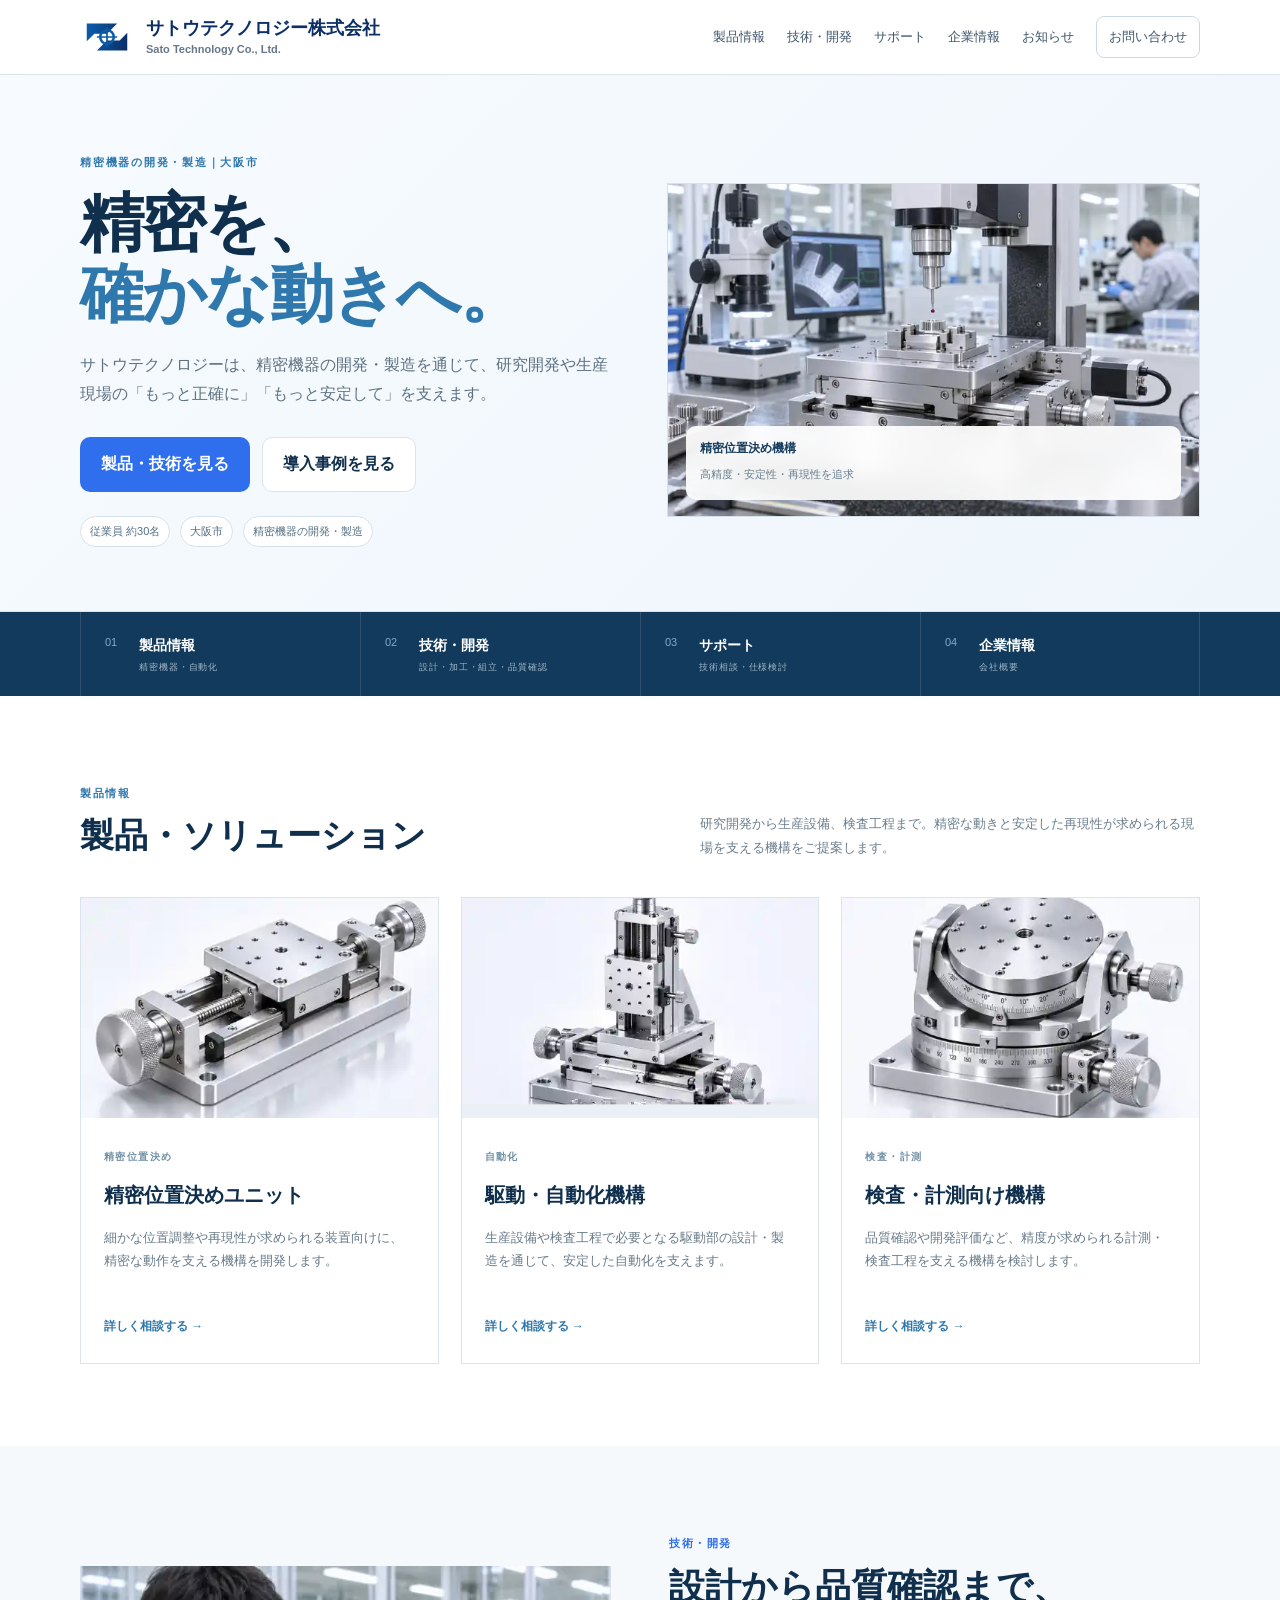
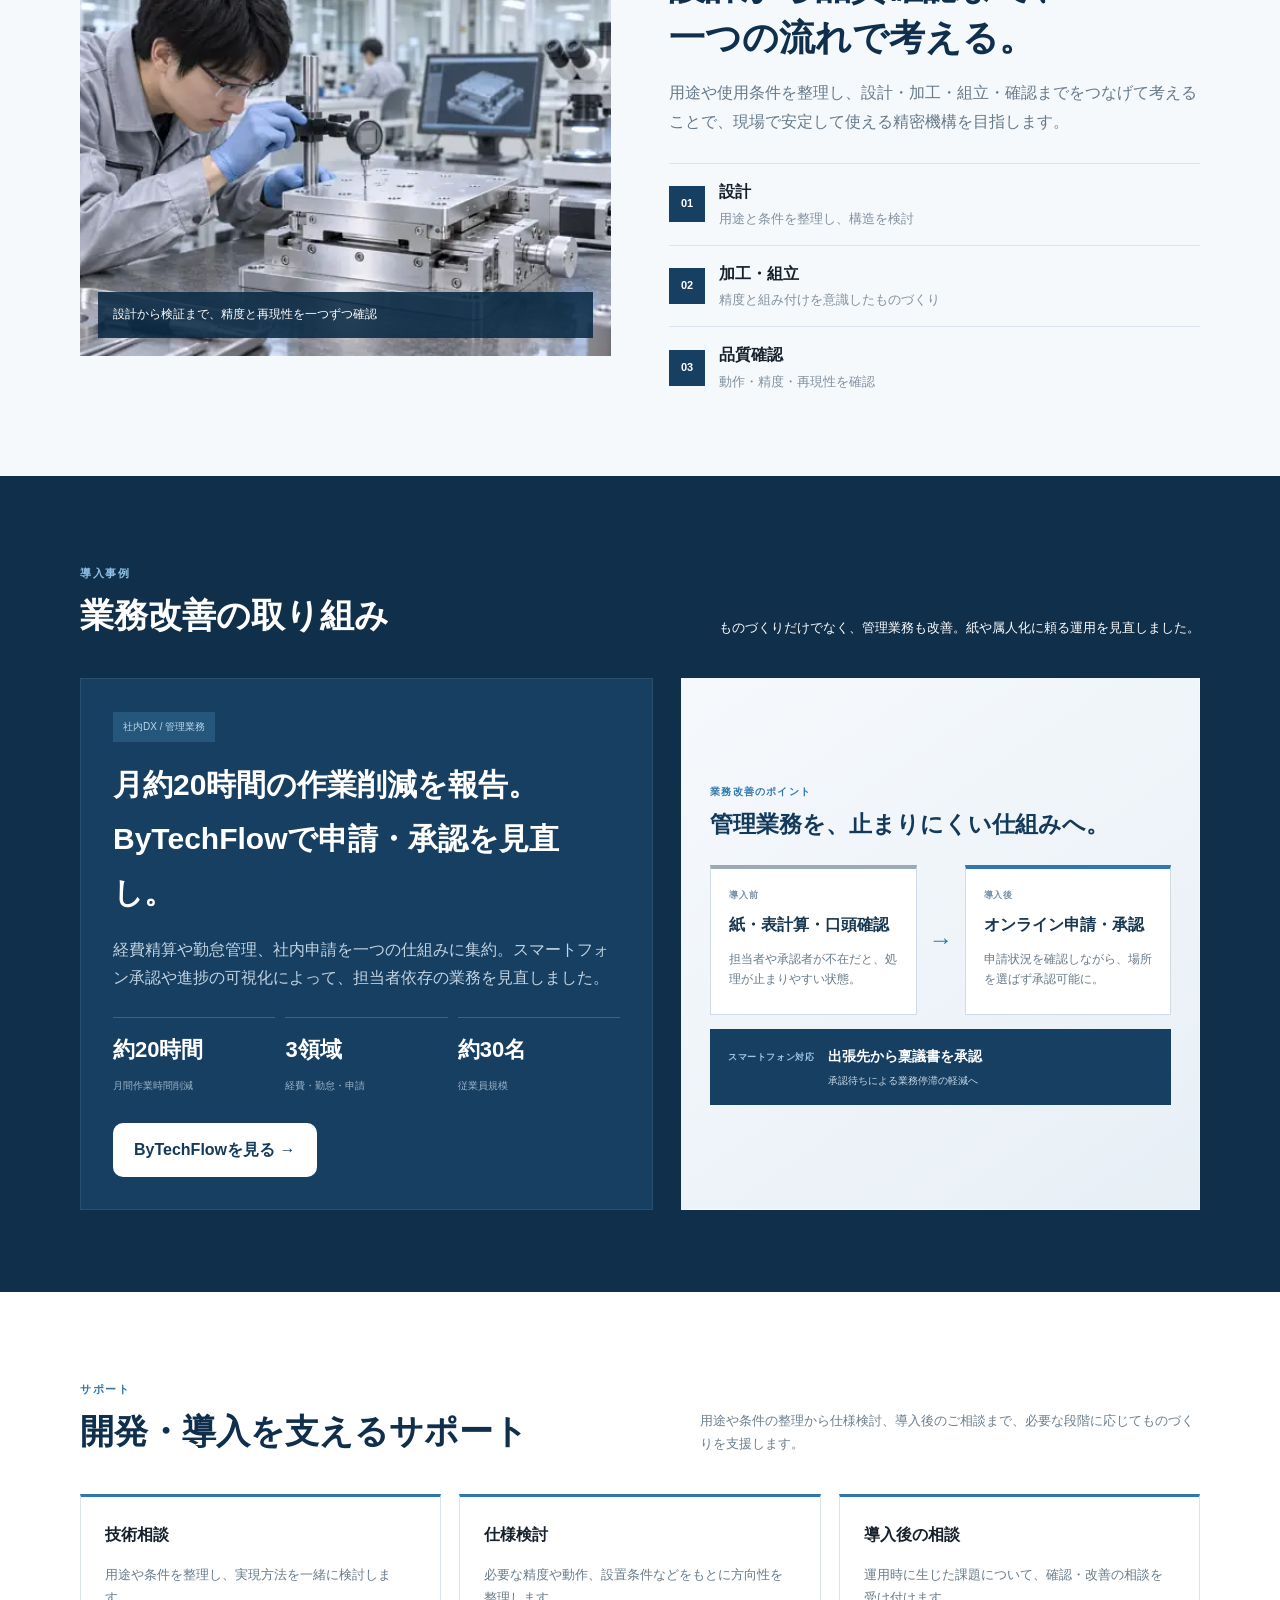
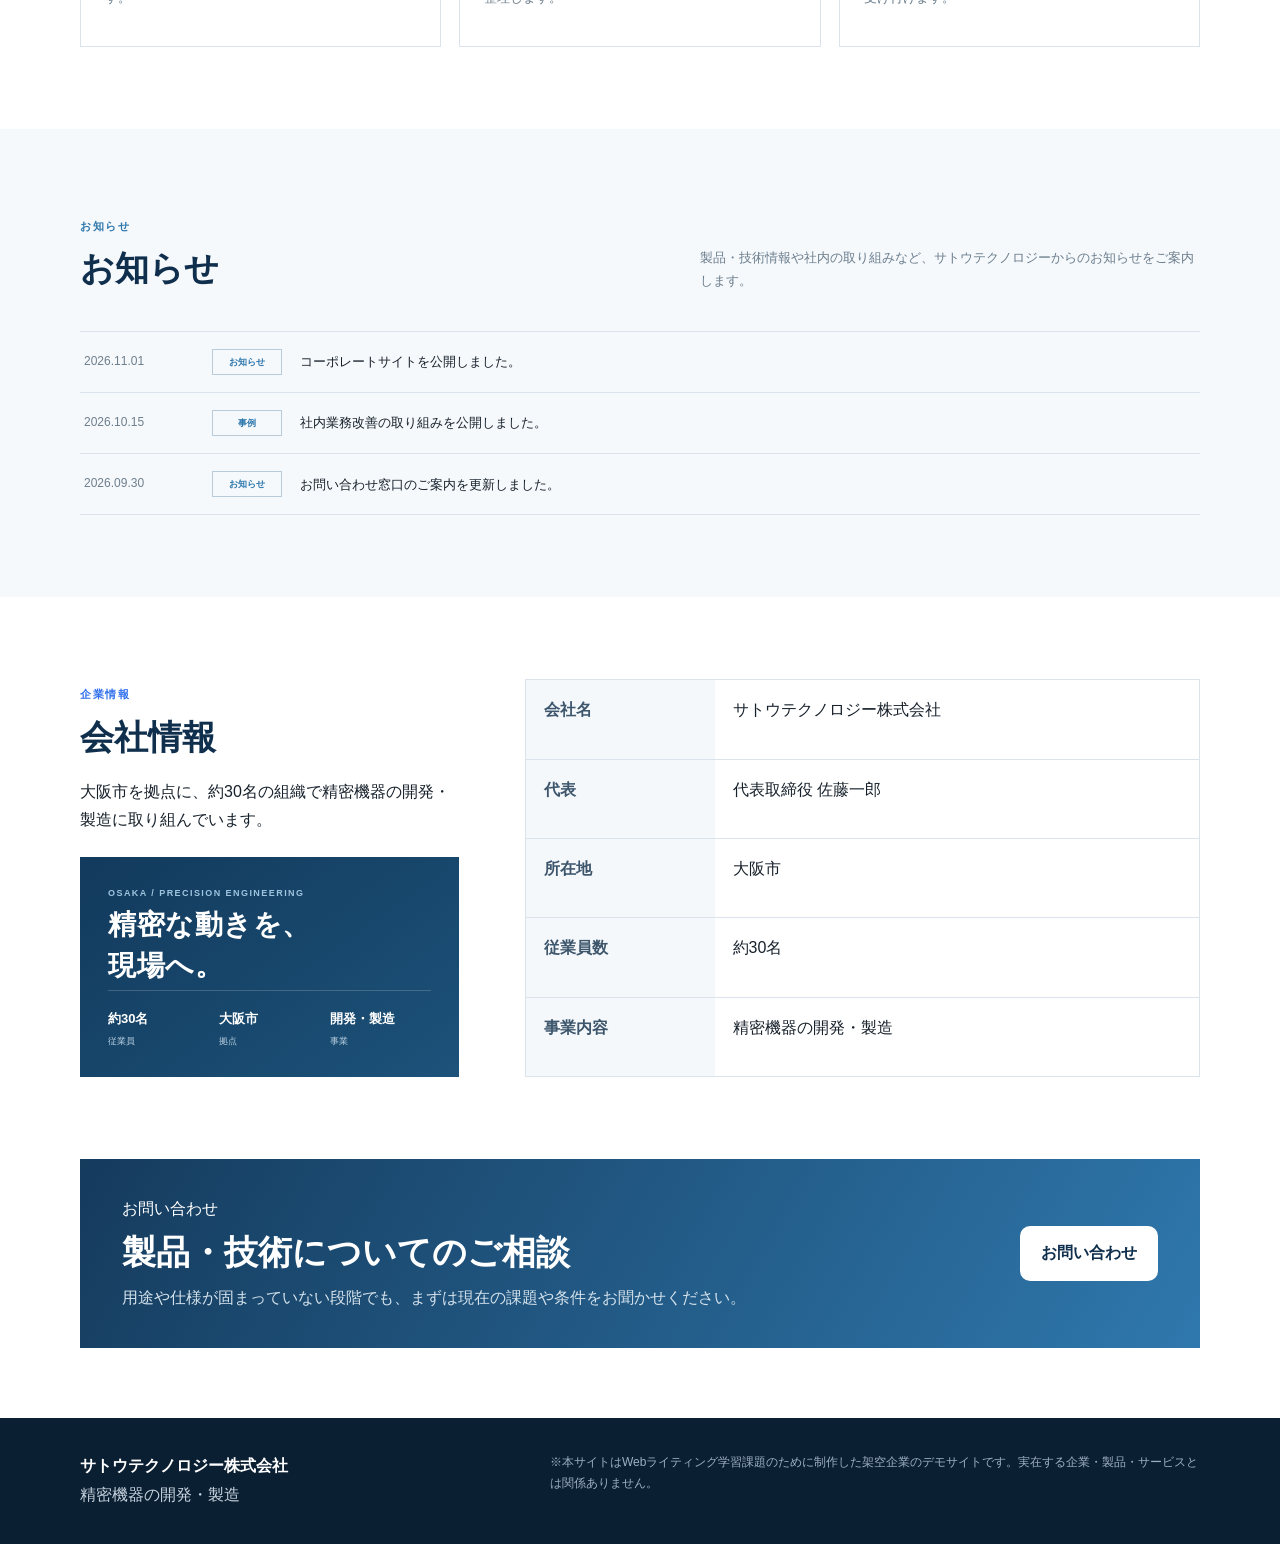
<file: index.html>
<!doctype html>
<html lang="ja">
<head>
<meta charset="utf-8">
<meta name="viewport" content="width=device-width, initial-scale=1">
<meta name="robots" content="noindex,nofollow">
<meta name="description" content="学習課題用に制作した架空企業・サトウテクノロジー株式会社のデモサイトです。">
<title>サトウテクノロジー株式会社｜精密機器・自動化技術</title>
<link rel="stylesheet" href="styles.css">
</head>
<body class="st-page">
<header class="site-header st-header">
  <div class="container header-inner">
    <a class="brand st-brand st-brand-inline" href="index.html" aria-label="サトウテクノロジー株式会社 ホーム">
      <svg class="st-logo-mark" viewBox="0 0 64 64" aria-hidden="true"><defs><linearGradient id="stg" x1="0" x2="1"><stop offset="0" stop-color="#0b5cab"/><stop offset="1" stop-color="#0b2f66"/></linearGradient></defs><path fill="url(#stg)" d="M8 16h36L32 28H17L8 37V16zm48 32H20l12-12h15l9-9v21z"/><circle cx="32" cy="32" r="8" fill="none" stroke="#0b5cab" stroke-width="3"/><path d="M32 20v24M20 32h24" stroke="#0b5cab" stroke-width="2"/></svg>
      <span class="st-logo-text"><strong>サトウテクノロジー株式会社</strong><small>Sato Technology Co., Ltd.</small></span>
    </a>
    <nav class="nav st-nav" aria-label="主要ナビゲーション">
      <a href="#products">製品情報</a>
      <a href="#technology">技術・開発</a>
      <a href="#support">サポート</a>
      <a href="#company">企業情報</a>
      <a href="#news">お知らせ</a>
      <a class="nav-contact" href="#contact">お問い合わせ</a>
    </nav>
  </div>
</header>

<main>
<section class="st-hero">
  <div class="container st-hero-grid">
    <div class="st-hero-copy">
      <div class="st-kicker">精密機器の開発・製造｜大阪市</div>
      <h1>精密を、<br><span>確かな動きへ。</span></h1>
      <p>サトウテクノロジーは、精密機器の開発・製造を通じて、研究開発や生産現場の「もっと正確に」「もっと安定して」を支えます。</p>
      <div class="cta-row">
        <a class="btn btn-primary" href="#products">製品・技術を見る</a>
        <a class="btn btn-secondary" href="#case">導入事例を見る</a>
      </div>
      <div class="st-hero-meta">
        <span>従業員 約30名</span><span>大阪市</span><span>精密機器の開発・製造</span>
      </div>
    </div>

    <div class="precision-visual precision-photo" aria-label="精密位置決めユニットのイメージ写真">
      <img src="assets/sato-hero-precision-stage.webp" alt="精密測定ステージと歯車検査装置を用いた精密機器の測定風景">
      <div class="precision-caption"><b>精密位置決め機構</b><span>高精度・安定性・再現性を追求</span></div>
    </div>

  </div>
</section>

<section class="st-quick-nav">
  <div class="container st-quick-grid">
    <a href="#products"><span>01</span><b>製品情報</b><small>精密機器・自動化</small></a>
    <a href="#technology"><span>02</span><b>技術・開発</b><small>設計・加工・組立・品質確認</small></a>
    <a href="#support"><span>03</span><b>サポート</b><small>技術相談・仕様検討</small></a>
    <a href="#company"><span>04</span><b>企業情報</b><small>会社概要</small></a>
  </div>
</section>

<section id="products" class="st-section">
  <div class="container">
    <div class="st-section-head"><div><span>製品情報</span><h2>製品・ソリューション</h2></div><p>研究開発から生産設備、検査工程まで。精密な動きと安定した再現性が求められる現場を支える機構をご提案します。</p></div>
    <div class="st-product-grid">
      <article class="st-product-card">
        <div class="product-art product-photo"><img src="assets/sato-product-positioning.webp" alt="精密位置決めステージを用いた位置決めユニット" loading="lazy" decoding="async"></div>
        <div class="product-body"><span>精密位置決め</span><h3>精密位置決めユニット</h3><p>細かな位置調整や再現性が求められる装置向けに、精密な動作を支える機構を開発します。</p><a href="#contact">詳しく相談する →</a></div>
      </article>
      <article class="st-product-card">
        <div class="product-art product-photo"><img src="assets/sato-product-automation.webp" alt="駆動・自動化機構向けの多軸精密ステージ" loading="lazy" decoding="async"></div>
        <div class="product-body"><span>自動化</span><h3>駆動・自動化機構</h3><p>生産設備や検査工程で必要となる駆動部の設計・製造を通じて、安定した自動化を支えます。</p><a href="#contact">詳しく相談する →</a></div>
      </article>
      <article class="st-product-card">
        <div class="product-art product-photo"><img src="assets/sato-product-inspection.webp" alt="検査・計測向けの回転・傾斜精密ステージ" loading="lazy" decoding="async"></div>
        <div class="product-body"><span>検査・計測</span><h3>検査・計測向け機構</h3><p>品質確認や開発評価など、精度が求められる計測・検査工程を支える機構を検討します。</p><a href="#contact">詳しく相談する →</a></div>
      </article>
    </div>
  </div>
</section>

<section id="technology" class="st-section st-soft">
  <div class="container st-tech-grid">
    <div class="st-tech-visual st-tech-photo">
      <img src="assets/sato-technology-development-photo.webp" alt="精密加工ステージを測定・検査する技術者の様子" loading="lazy" decoding="async">
      <div class="photo-note">設計から検証まで、精度と再現性を一つずつ確認</div>
    </div>

    <div>
      <span class="st-label">技術・開発</span>
      <h2>設計から品質確認まで、<br>一つの流れで考える。</h2>
      <p>用途や使用条件を整理し、設計・加工・組立・確認までをつなげて考えることで、現場で安定して使える精密機構を目指します。</p>
      <div class="st-tech-points">
        <div><b>01</b><span><strong>設計</strong><small>用途と条件を整理し、構造を検討</small></span></div>
        <div><b>02</b><span><strong>加工・組立</strong><small>精度と組み付けを意識したものづくり</small></span></div>
        <div><b>03</b><span><strong>品質確認</strong><small>動作・精度・再現性を確認</small></span></div>
      </div>
    </div>
  </div>
</section>

<section id="case" class="st-case-section">
  <div class="container">
    <div class="st-section-head light"><div><span>導入事例</span><h2>業務改善の取り組み</h2></div><p>ものづくりだけでなく、管理業務も改善。紙や属人化に頼る運用を見直しました。</p></div>
    <div class="st-case-grid">
      <div class="st-case-copy">
        <span class="case-pill">社内DX / 管理業務</span>
        <h3>月約20時間の作業削減を報告。<br>ByTechFlowで申請・承認を見直し。</h3>
        <p>経費精算や勤怠管理、社内申請を一つの仕組みに集約。スマートフォン承認や進捗の可視化によって、担当者依存の業務を見直しました。</p>
        <div class="st-case-stats"><div><b>約20時間</b><span>月間作業時間削減</span></div><div><b>3領域</b><span>経費・勤怠・申請</span></div><div><b>約30名</b><span>従業員規模</span></div></div>
        <a class="btn case-btn" href="bytechflow.html">ByTechFlowを見る →</a>
      </div>
      <div class="st-case-visual st-case-process" aria-label="ByTechFlow導入前後の業務改善イメージ">
        <div class="case-process-head">
          <span>業務改善のポイント</span>
          <strong>管理業務を、止まりにくい仕組みへ。</strong>
        </div>
        <div class="case-process-row">
          <div class="case-process-card before">
            <small>導入前</small>
            <b>紙・表計算・口頭確認</b>
            <p>担当者や承認者が不在だと、処理が止まりやすい状態。</p>
          </div>
          <span class="case-process-arrow" aria-hidden="true">→</span>
          <div class="case-process-card after">
            <small>導入後</small>
            <b>オンライン申請・承認</b>
            <p>申請状況を確認しながら、場所を選ばず承認可能に。</p>
          </div>
        </div>
        <div class="case-mobile-note">
          <span>スマートフォン対応</span>
          <strong>出張先から稟議書を承認</strong>
          <small>承認待ちによる業務停滞の軽減へ</small>
        </div>
      </div>
    </div>
  </div>
</section>

<section id="support" class="st-section">
  <div class="container">
    <div class="st-section-head"><div><span>サポート</span><h2>開発・導入を支えるサポート</h2></div><p>用途や条件の整理から仕様検討、導入後のご相談まで、必要な段階に応じてものづくりを支援します。</p></div>
    <div class="st-support-grid">
      <div><b>技術相談</b><p>用途や条件を整理し、実現方法を一緒に検討します。</p></div>
      <div><b>仕様検討</b><p>必要な精度や動作、設置条件などをもとに方向性を整理します。</p></div>
      <div><b>導入後の相談</b><p>運用時に生じた課題について、確認・改善の相談を受け付けます。</p></div>
    </div>
  </div>
</section>

<section id="news" class="st-section st-soft">
  <div class="container">
    <div class="st-section-head"><div><span>お知らせ</span><h2>お知らせ</h2></div><p>製品・技術情報や社内の取り組みなど、サトウテクノロジーからのお知らせをご案内します。</p></div>
    <div class="st-news-list">
      <div><time>2026.11.01</time><span>お知らせ</span><p>コーポレートサイトを公開しました。</p></div>
      <div><time>2026.10.15</time><span>事例</span><p>社内業務改善の取り組みを公開しました。</p></div>
      <div><time>2026.09.30</time><span>お知らせ</span><p>お問い合わせ窓口のご案内を更新しました。</p></div>
    </div>
  </div>
</section>

<section id="company" class="st-section">
  <div class="container st-company-grid">
    <div><span class="st-label">企業情報</span><h2>会社情報</h2><p>大阪市を拠点に、約30名の組織で精密機器の開発・製造に取り組んでいます。</p>
      <div class="st-company-identity" aria-label="サトウテクノロジーの企業概要">
        <small>OSAKA / PRECISION ENGINEERING</small>
        <strong>精密な動きを、<br>現場へ。</strong>
        <div><span><b>約30名</b><em>従業員</em></span><span><b>大阪市</b><em>拠点</em></span><span><b>開発・製造</b><em>事業</em></span></div>
      </div>
    </div>
    <table class="profile st-profile"><tr><th>会社名</th><td>サトウテクノロジー株式会社</td></tr><tr><th>代表</th><td>代表取締役 佐藤一郎</td></tr><tr><th>所在地</th><td>大阪市</td></tr><tr><th>従業員数</th><td>約30名</td></tr><tr><th>事業内容</th><td>精密機器の開発・製造</td></tr></table>
  </div>
</section>

<section id="contact" class="st-contact-section">
  <div class="container st-contact-box">
    <div><span>お問い合わせ</span><h2>製品・技術についてのご相談</h2><p>用途や仕様が固まっていない段階でも、まずは現在の課題や条件をお聞かせください。</p></div>
    <a class="btn btn-white" href="mailto:contact@sato-technology.example">お問い合わせ</a>
  </div>
</section>
</main>

<footer class="site-footer st-footer">
  <div class="container footer-inner">
    <div><div class="footer-title">サトウテクノロジー株式会社</div><div>精密機器の開発・製造</div></div>
    <div class="footer-note">※本サイトはWebライティング学習課題のために制作した架空企業のデモサイトです。実在する企業・製品・サービスとは関係ありません。</div>
  </div>
</footer>
</body>
</html>
</file>
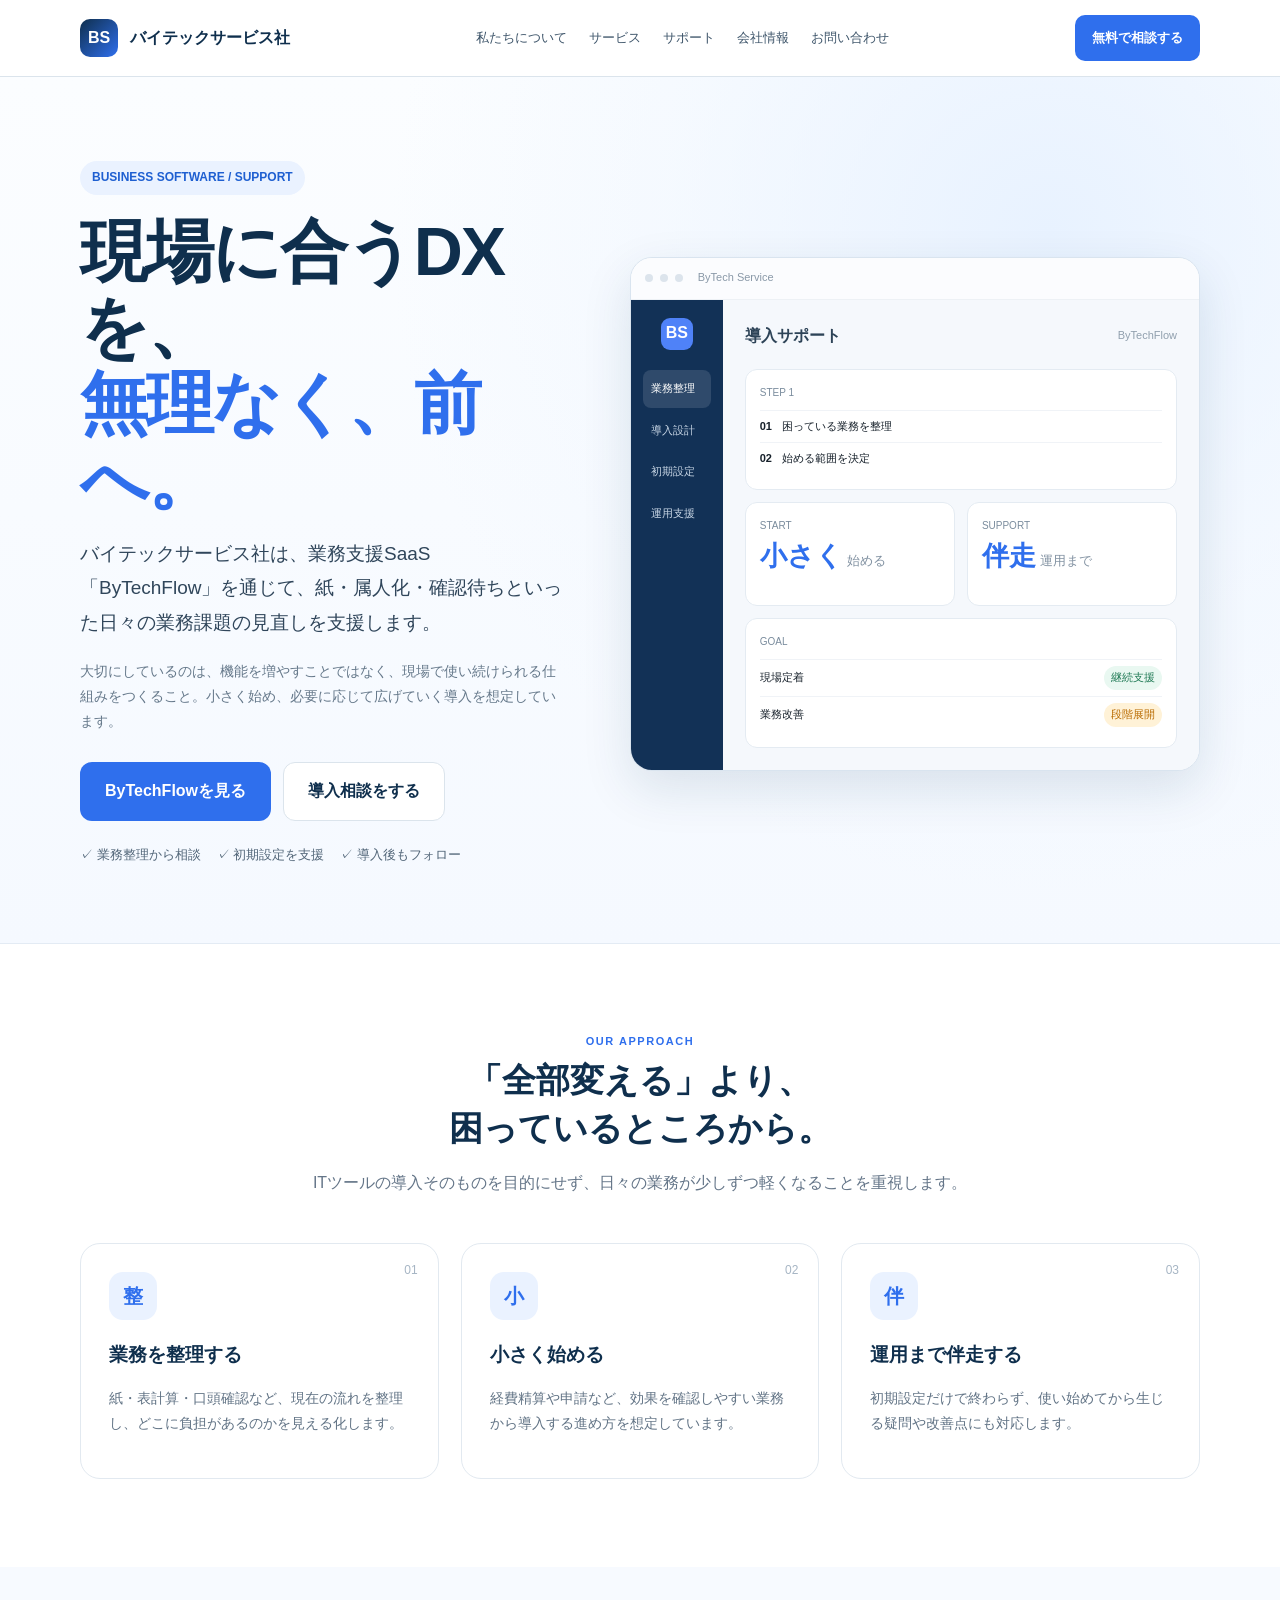
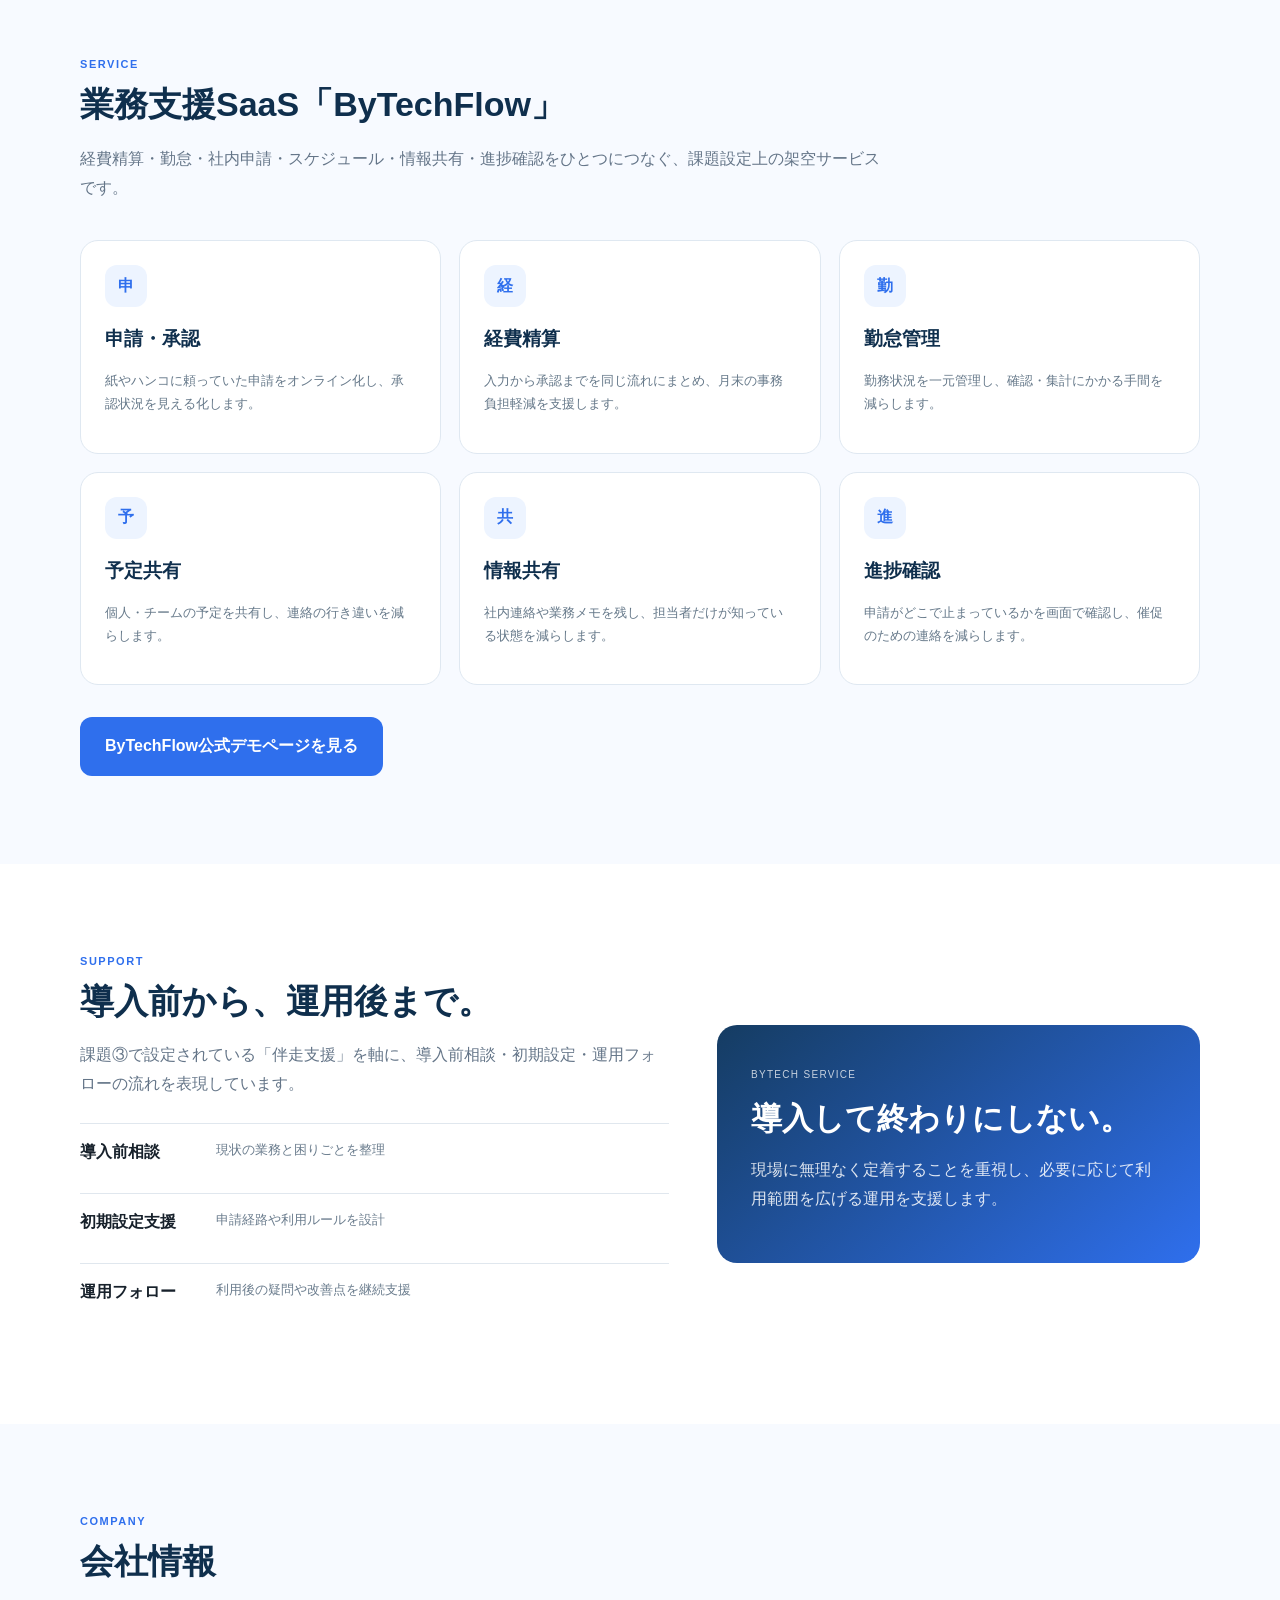
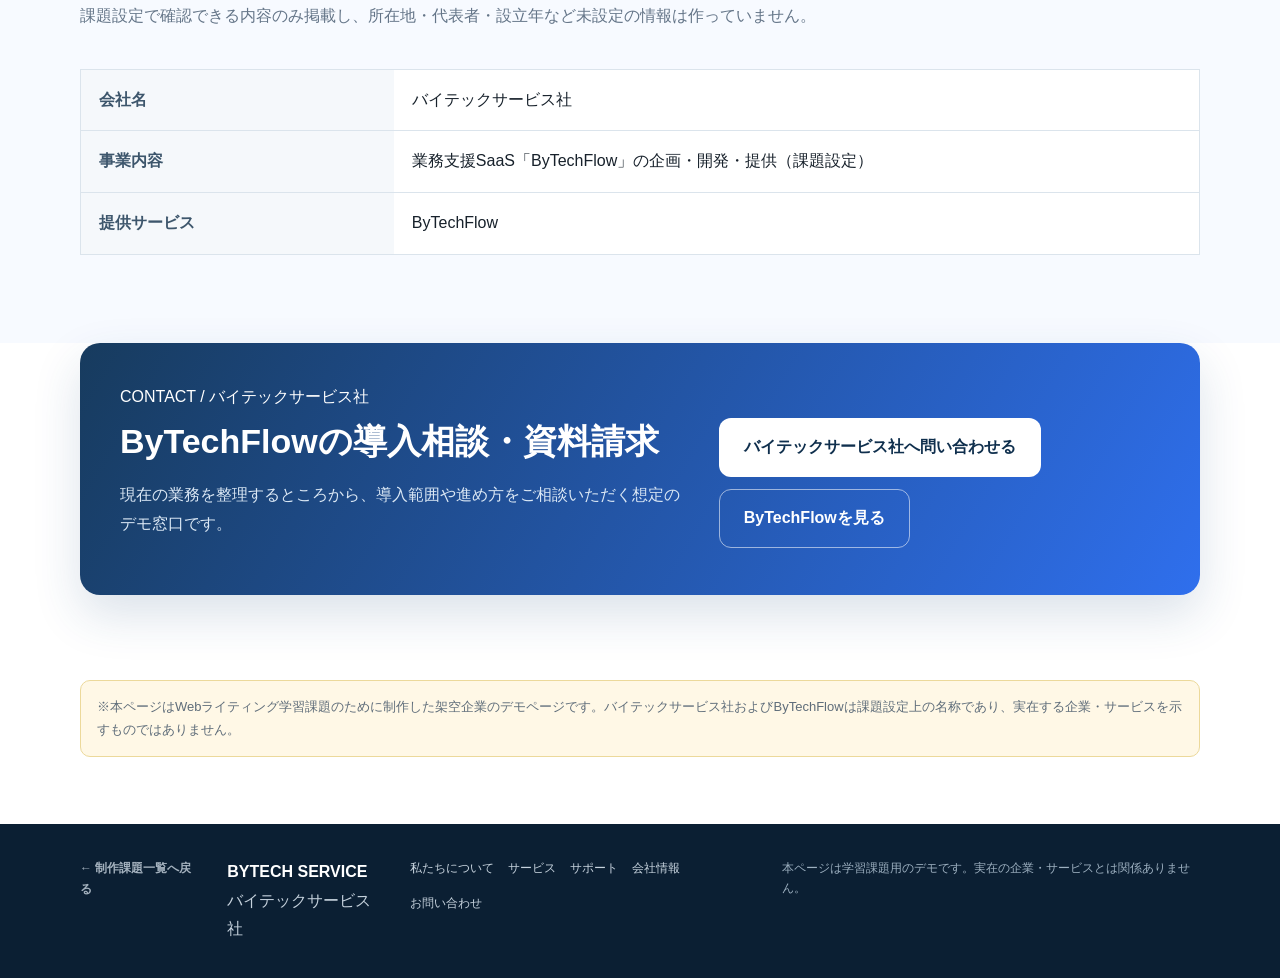
<file: bytech-service.html>
<!doctype html>
<html lang="ja">
<head>
  <meta charset="utf-8">
  <meta name="viewport" content="width=device-width, initial-scale=1">
  <meta name="robots" content="noindex,nofollow">
  <meta name="description" content="学習課題用に制作した架空企業・バイテックサービス社のデモサイトです。業務支援SaaS『ByTechFlow』を提供する設定です。">
  <title>バイテックサービス社｜ByTechFlow 提供会社</title>
  <link rel="stylesheet" href="styles.css">
</head>
<body class="btf-page">
<header class="site-header btf-header">
  <div class="container header-inner">
    <a class="brand" href="bytech-service.html" aria-label="バイテックサービス社 ホーム">
      <span class="brand-mark">BS</span><span>バイテックサービス社</span>
    </a>
    <nav class="nav btf-nav" aria-label="メインナビゲーション">
      <a href="#mission">私たちについて</a>
      <a href="#service">サービス</a>
      <a href="#support">サポート</a>
      <a href="#company">会社情報</a>
      <a href="#contact">お問い合わせ</a>
    </nav>
    <a class="btn btn-primary header-cta" href="#contact">無料で相談する</a>
  </div>
</header>

<main>
<section class="btf-hero">
  <div class="container btf-hero-grid">
    <div class="btf-hero-copy">
      <span class="eyebrow">BUSINESS SOFTWARE / SUPPORT</span>
      <h1>現場に合うDXを、<br><span>無理なく、前へ。</span></h1>
      <p class="lead">バイテックサービス社は、業務支援SaaS「ByTechFlow」を通じて、紙・属人化・確認待ちといった日々の業務課題の見直しを支援します。</p>
      <p class="hero-sub">大切にしているのは、機能を増やすことではなく、現場で使い続けられる仕組みをつくること。小さく始め、必要に応じて広げていく導入を想定しています。</p>
      <div class="cta-row">
        <a class="btn btn-primary btn-lg" href="bytechflow.html">ByTechFlowを見る</a>
        <a class="btn btn-secondary btn-lg" href="#contact">導入相談をする</a>
      </div>
      <div class="hero-trust"><span>✓ 業務整理から相談</span><span>✓ 初期設定を支援</span><span>✓ 導入後もフォロー</span></div>
    </div>
    <div class="product-window" aria-label="ByTechFlowサービスイメージ">
      <div class="window-bar"><i></i><i></i><i></i><span>ByTech Service</span></div>
      <div class="app-shell">
        <aside class="app-sidebar">
          <div class="mini-logo">BS</div>
          <div class="side-item active">業務整理</div>
          <div class="side-item">導入設計</div>
          <div class="side-item">初期設定</div>
          <div class="side-item">運用支援</div>
        </aside>
        <div class="app-main">
          <div class="app-top"><b>導入サポート</b><span>ByTechFlow</span></div>
          <div class="dash-grid">
            <div class="dash-card dash-wide"><div class="dash-label">STEP 1</div><div class="schedule-row"><b>01</b><span>困っている業務を整理</span></div><div class="schedule-row"><b>02</b><span>始める範囲を決定</span></div></div>
            <div class="dash-card"><div class="dash-label">START</div><strong class="big-num">小さく</strong><small>始める</small></div>
            <div class="dash-card"><div class="dash-label">SUPPORT</div><strong class="big-num">伴走</strong><small>運用まで</small></div>
            <div class="dash-card dash-wide"><div class="dash-label">GOAL</div><div class="progress-row"><span>現場定着</span><em class="done">継続支援</em></div><div class="progress-row"><span>業務改善</span><em>段階展開</em></div></div>
          </div>
        </div>
      </div>
    </div>
  </div>
</section>

<section id="mission" class="btf-section">
  <div class="container">
    <div class="section-head center"><div class="kicker">Our Approach</div><h2>「全部変える」より、<br>困っているところから。</h2><p class="muted">ITツールの導入そのものを目的にせず、日々の業務が少しずつ軽くなることを重視します。</p></div>
    <div class="reason-grid">
      <article class="reason-card"><span class="reason-no">01</span><div class="reason-icon">整</div><h3>業務を整理する</h3><p>紙・表計算・口頭確認など、現在の流れを整理し、どこに負担があるのかを見える化します。</p></article>
      <article class="reason-card"><span class="reason-no">02</span><div class="reason-icon">小</div><h3>小さく始める</h3><p>経費精算や申請など、効果を確認しやすい業務から導入する進め方を想定しています。</p></article>
      <article class="reason-card"><span class="reason-no">03</span><div class="reason-icon">伴</div><h3>運用まで伴走する</h3><p>初期設定だけで終わらず、使い始めてから生じる疑問や改善点にも対応します。</p></article>
    </div>
  </div>
</section>

<section id="service" class="btf-section btf-soft">
  <div class="container">
    <div class="section-head"><div class="kicker">Service</div><h2>業務支援SaaS「ByTechFlow」</h2><p class="muted">経費精算・勤怠・社内申請・スケジュール・情報共有・進捗確認をひとつにつなぐ、課題設定上の架空サービスです。</p></div>
    <div class="feature-grid-6">
      <article class="feature-tile"><div class="feature-icon">申</div><h3>申請・承認</h3><p>紙やハンコに頼っていた申請をオンライン化し、承認状況を見える化します。</p></article>
      <article class="feature-tile"><div class="feature-icon">経</div><h3>経費精算</h3><p>入力から承認までを同じ流れにまとめ、月末の事務負担軽減を支援します。</p></article>
      <article class="feature-tile"><div class="feature-icon">勤</div><h3>勤怠管理</h3><p>勤務状況を一元管理し、確認・集計にかかる手間を減らします。</p></article>
      <article class="feature-tile"><div class="feature-icon">予</div><h3>予定共有</h3><p>個人・チームの予定を共有し、連絡の行き違いを減らします。</p></article>
      <article class="feature-tile"><div class="feature-icon">共</div><h3>情報共有</h3><p>社内連絡や業務メモを残し、担当者だけが知っている状態を減らします。</p></article>
      <article class="feature-tile"><div class="feature-icon">進</div><h3>進捗確認</h3><p>申請がどこで止まっているかを画面で確認し、催促のための連絡を減らします。</p></article>
    </div>
    <div class="cta-row" style="margin-top:32px"><a class="btn btn-primary btn-lg" href="bytechflow.html">ByTechFlow公式デモページを見る</a></div>
  </div>
</section>

<section id="support" class="btf-section">
  <div class="container support-grid">
    <div><div class="kicker">Support</div><h2>導入前から、運用後まで。</h2><p class="muted">課題③で設定されている「伴走支援」を軸に、導入前相談・初期設定・運用フォローの流れを表現しています。</p><ul class="support-list"><li><b>導入前相談</b><span>現状の業務と困りごとを整理</span></li><li><b>初期設定支援</b><span>申請経路や利用ルールを設計</span></li><li><b>運用フォロー</b><span>利用後の疑問や改善点を継続支援</span></li></ul></div>
    <div class="support-panel"><span>BYTECH SERVICE</span><strong>導入して終わりにしない。</strong><p>現場に無理なく定着することを重視し、必要に応じて利用範囲を広げる運用を支援します。</p></div>
  </div>
</section>

<section id="company" class="btf-section btf-soft">
  <div class="container">
    <div class="section-head"><div class="kicker">Company</div><h2>会社情報</h2><p class="muted">課題設定で確認できる内容のみ掲載し、所在地・代表者・設立年など未設定の情報は作っていません。</p></div>
    <table class="profile"><tr><th>会社名</th><td>バイテックサービス社</td></tr><tr><th>事業内容</th><td>業務支援SaaS「ByTechFlow」の企画・開発・提供（課題設定）</td></tr><tr><th>提供サービス</th><td>ByTechFlow</td></tr></table>
  </div>
</section>

<section id="contact" class="btf-cta-section">
  <div class="container btf-cta-box">
    <div><span>CONTACT / バイテックサービス社</span><h2>ByTechFlowの導入相談・資料請求</h2><p>現在の業務を整理するところから、導入範囲や進め方をご相談いただく想定のデモ窓口です。</p></div>
    <div class="cta-row"><a class="btn btn-white btn-lg" href="mailto:contact@bytech-service.example">バイテックサービス社へ問い合わせる</a><a class="btn btn-outline-white btn-lg" href="bytechflow.html">ByTechFlowを見る</a></div>
  </div>
</section>

<section class="demo-notice-wrap"><div class="container"><p class="notice">※本ページはWebライティング学習課題のために制作した架空企業のデモページです。バイテックサービス社およびByTechFlowは課題設定上の名称であり、実在する企業・サービスを示すものではありません。</p></div></section>
</main>

<footer class="site-footer btf-footer"><div class="container footer-inner">
    <a class="portfolio-back-link" href="portfolio.html">← 制作課題一覧へ戻る</a><div><div class="footer-title">BYTECH SERVICE</div><div>バイテックサービス社</div></div><div class="footer-links"><a href="#mission">私たちについて</a><a href="#service">サービス</a><a href="#support">サポート</a><a href="#company">会社情報</a><a href="#contact">お問い合わせ</a></div><div class="footer-note">本ページは学習課題用のデモです。実在の企業・サービスとは関係ありません。</div></div></footer>
</body>
</html>
</file>
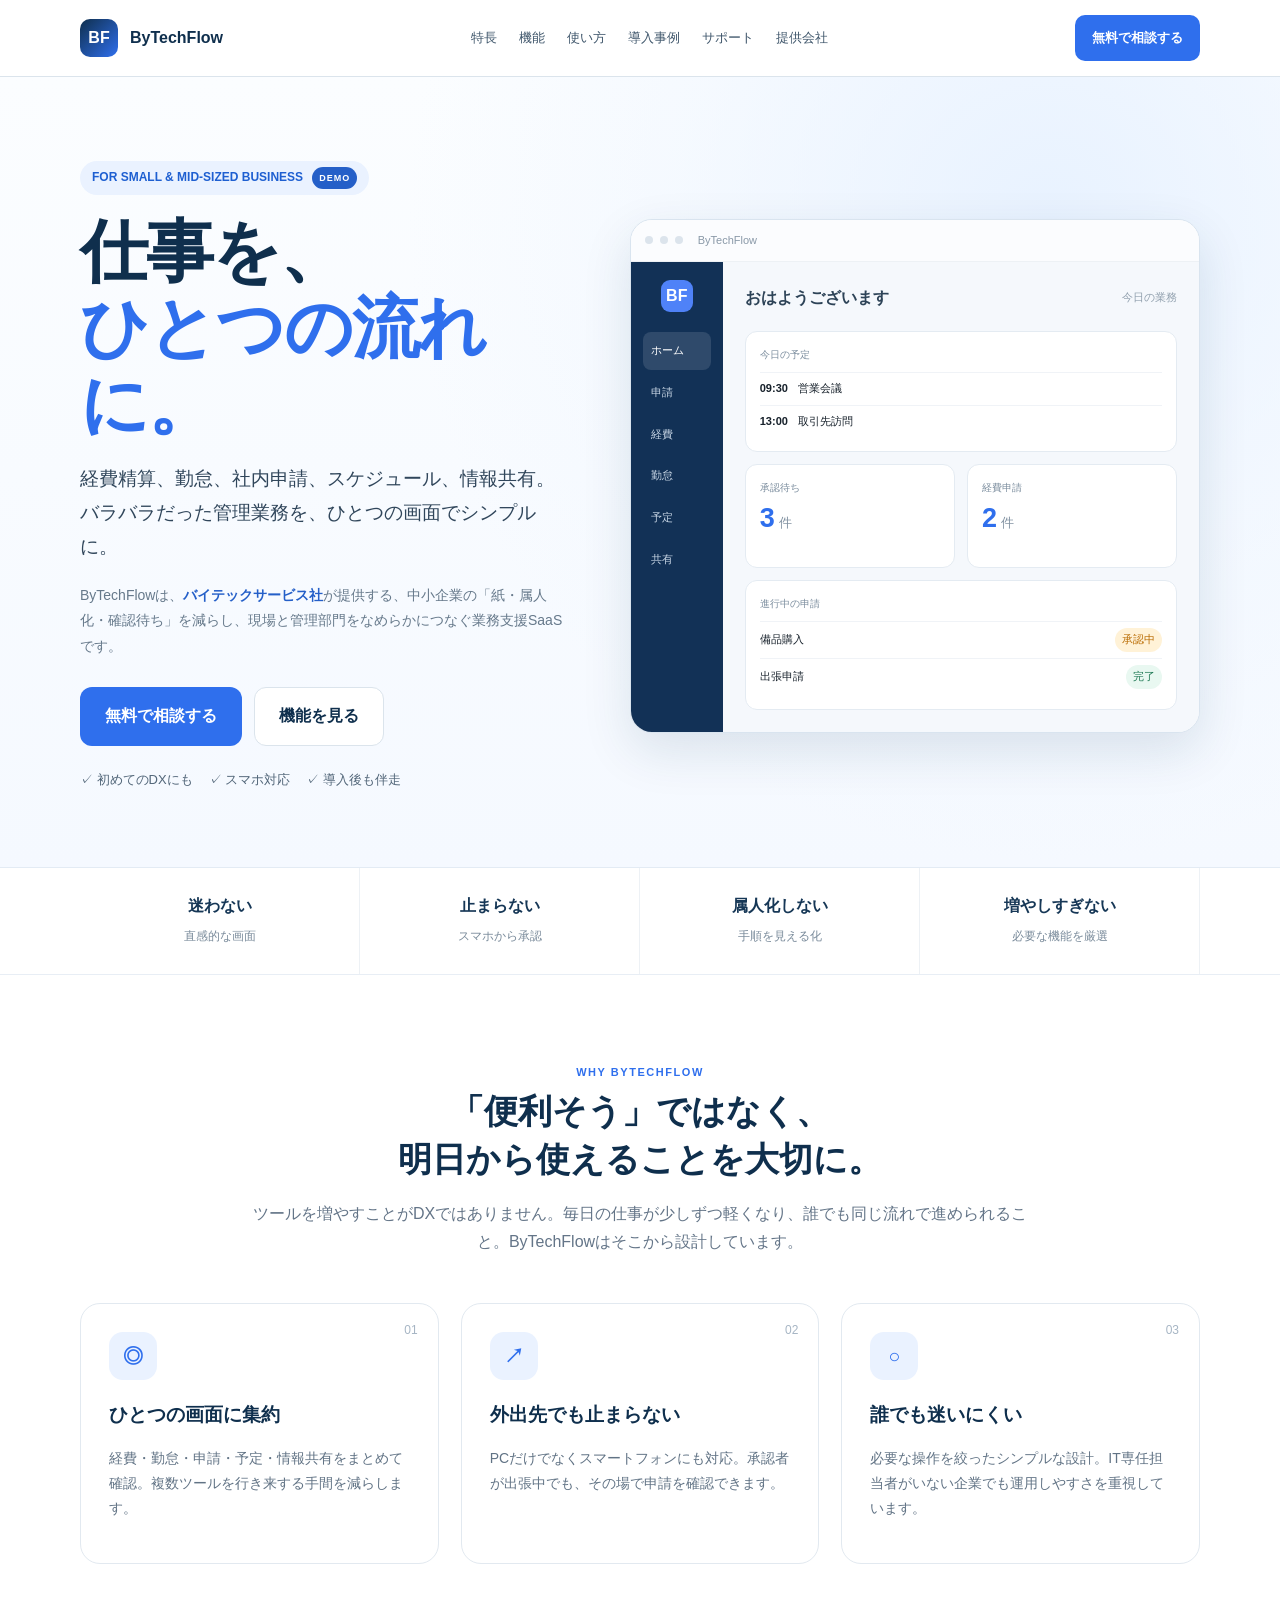
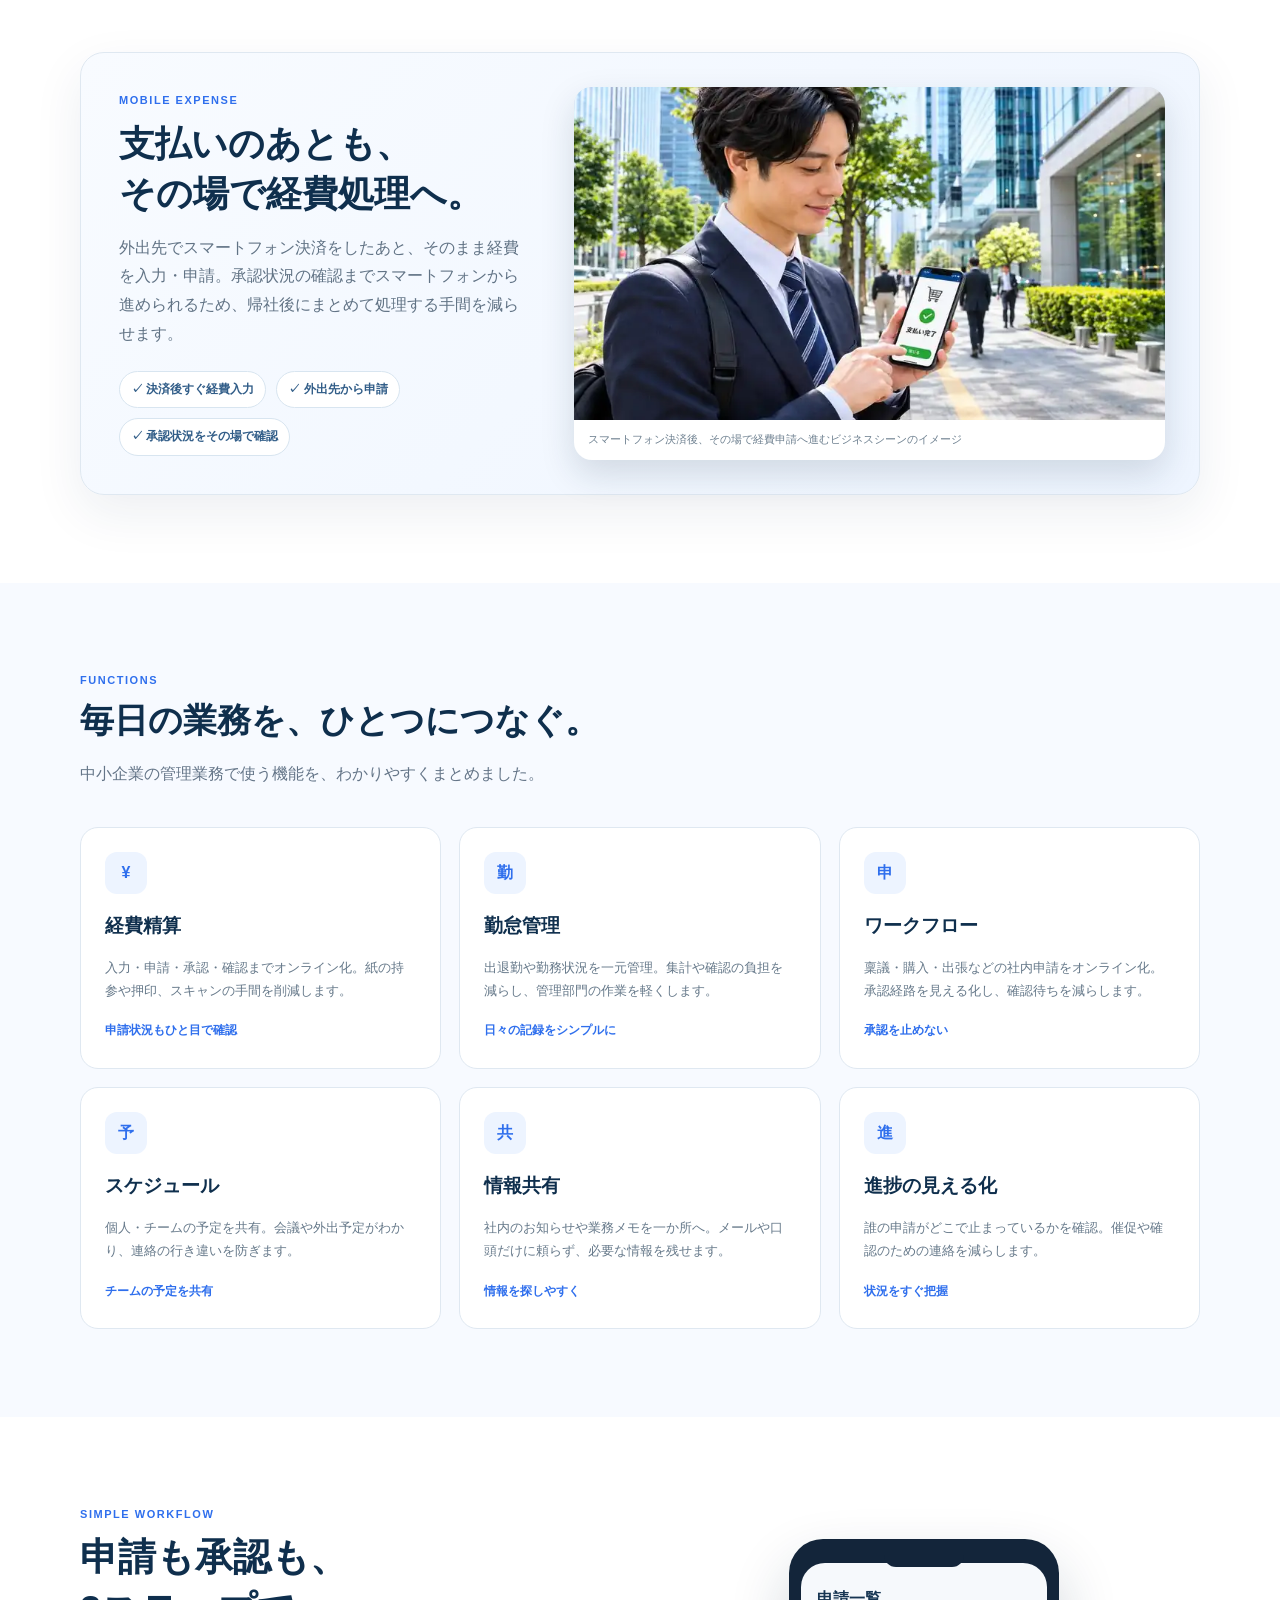
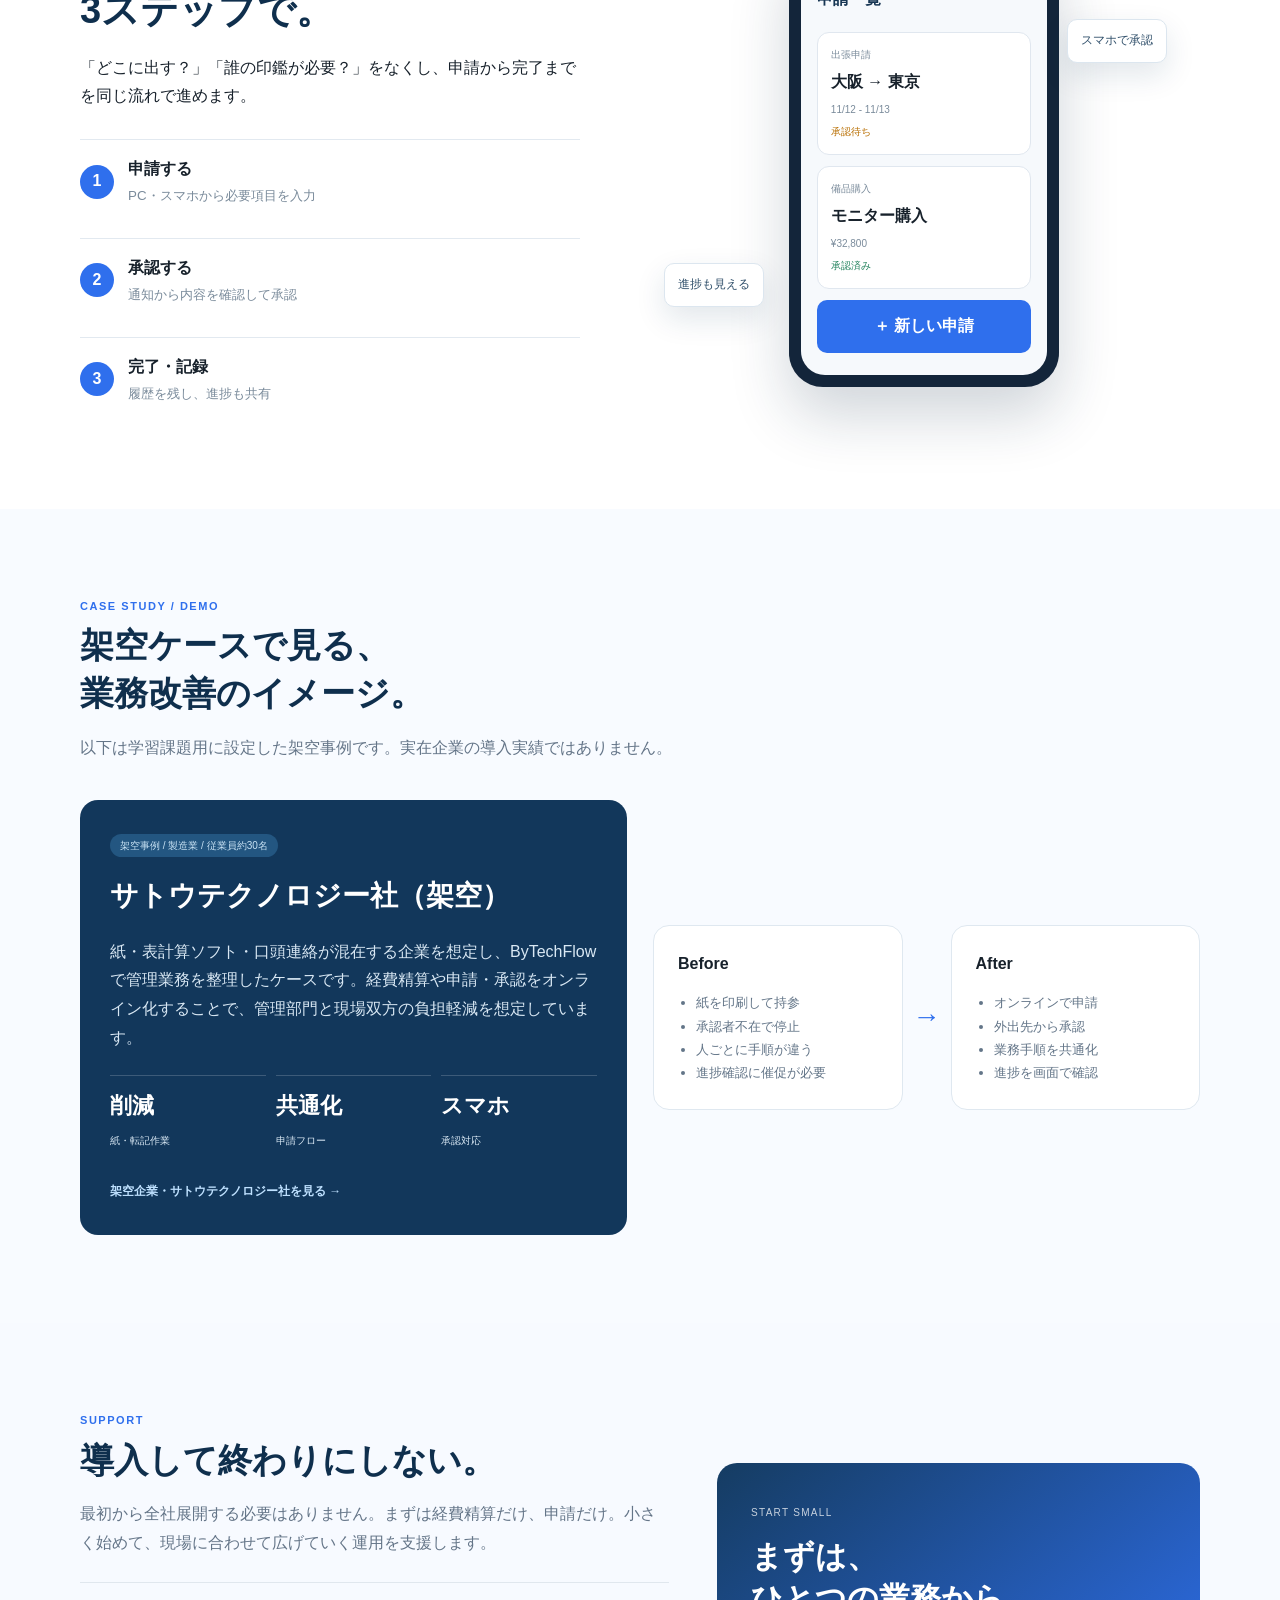
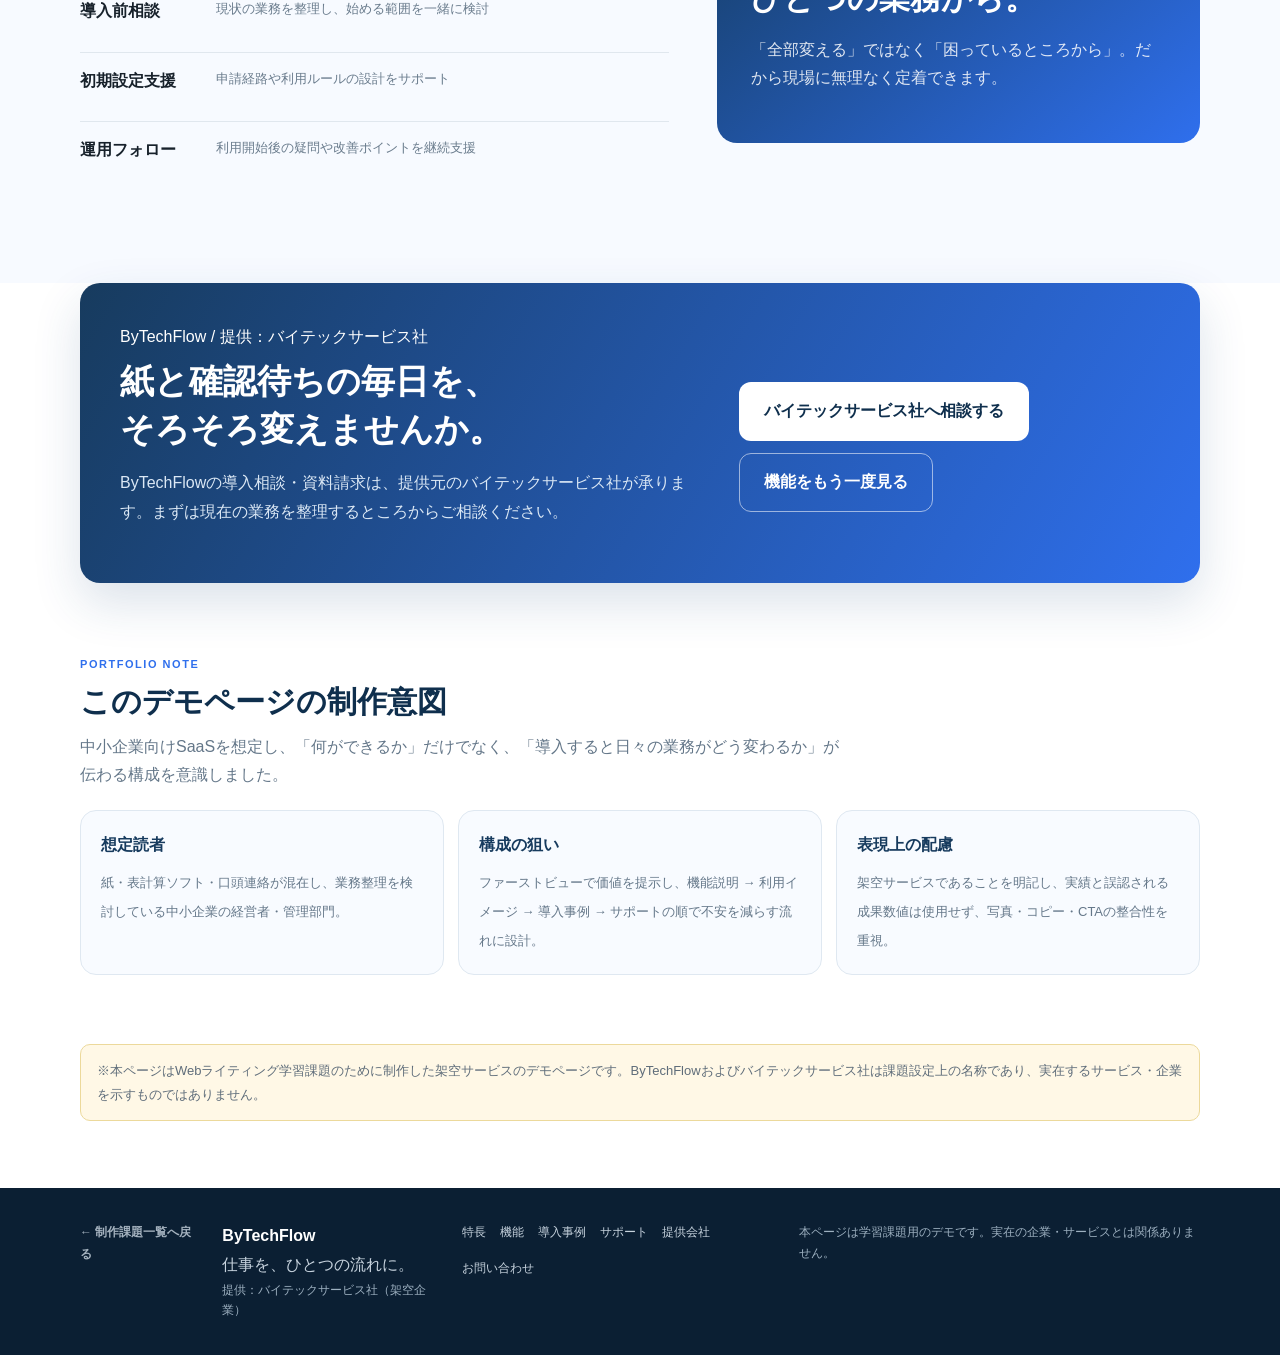
<file: bytechflow.html>
<!doctype html>
<html lang="ja">
<head>
  <meta charset="utf-8">
  <meta name="viewport" content="width=device-width, initial-scale=1">
  <meta name="robots" content="noindex,nofollow">
<meta name="description" content="学習課題用の架空SaaS・ByTechFlowのデモ紹介ページです。経費精算、勤怠、申請、スケジュール、情報共有をひとつにつなぐ業務支援サービス。">
  <title>ByTechFlow｜仕事を、ひとつの流れに。</title>
  <link rel="stylesheet" href="styles.css">
</head>
<body class="btf-page">
<header class="site-header btf-header">
  <div class="container header-inner">
    <a class="brand" href="bytechflow.html" aria-label="ByTechFlowトップ（バイテックサービス社提供）">
      <span class="brand-mark">BF</span><span>ByTechFlow</span>
    </a>
    <nav class="nav btf-nav" aria-label="メインナビゲーション">
      <a href="#about">特長</a><a href="#features">機能</a><a href="#workflow">使い方</a><a href="#case">導入事例</a><a href="#support">サポート</a><a href="bytech-service.html">提供会社</a>
    </nav>
    <a class="btn btn-primary header-cta" href="bytech-service.html#contact">無料で相談する</a>
  </div>
</header>

<nav class="btf-mobile-nav" aria-label="スマートフォン用ページ内ナビゲーション">
  <div class="container btf-mobile-nav-inner">
    <a href="#about">特長</a>
    <a href="#features">機能</a>
    <a href="#workflow">使い方</a>
    <a href="#case">導入事例</a>
    <a href="#support">サポート</a>
  </div>
</nav>

<main>
<section class="btf-hero">
  <div class="container btf-hero-grid">
    <div class="btf-hero-copy">
      <span class="eyebrow"><span>FOR SMALL &amp; MID-SIZED BUSINESS</span><small>DEMO</small></span>
      <h1>仕事を、<br><span>ひとつの流れに。</span></h1>
      <p class="lead">経費精算、勤怠、社内申請、スケジュール、情報共有。<br class="pc-only">バラバラだった管理業務を、ひとつの画面でシンプルに。</p>
      <p class="hero-sub">ByTechFlowは、<a href="bytech-service.html">バイテックサービス社</a>が提供する、中小企業の「紙・属人化・確認待ち」を減らし、現場と管理部門をなめらかにつなぐ業務支援SaaSです。</p>
      <div class="cta-row">
        <a class="btn btn-primary btn-lg" href="bytech-service.html#contact">無料で相談する</a>
        <a class="btn btn-secondary btn-lg" href="#features">機能を見る</a>
      </div>
      <div class="hero-trust"><span>✓ 初めてのDXにも</span><span>✓ スマホ対応</span><span>✓ 導入後も伴走</span></div>
    </div>

    <div class="product-window" aria-label="ByTechFlow管理画面のイメージ">
      <div class="window-bar"><i></i><i></i><i></i><span>ByTechFlow</span></div>
      <div class="app-shell">
        <aside class="app-sidebar">
          <div class="mini-logo">BF</div>
          <div class="side-item active">ホーム</div>
          <div class="side-item">申請</div>
          <div class="side-item">経費</div>
          <div class="side-item">勤怠</div>
          <div class="side-item">予定</div>
          <div class="side-item">共有</div>
        </aside>
        <div class="app-main">
          <div class="app-top"><b>おはようございます</b><span>今日の業務</span></div>
          <div class="dash-grid">
            <div class="dash-card dash-wide"><div class="dash-label">今日の予定</div><div class="schedule-row"><b>09:30</b><span>営業会議</span></div><div class="schedule-row"><b>13:00</b><span>取引先訪問</span></div></div>
            <div class="dash-card"><div class="dash-label">承認待ち</div><strong class="big-num">3</strong><small>件</small></div>
            <div class="dash-card"><div class="dash-label">経費申請</div><strong class="big-num">2</strong><small>件</small></div>
            <div class="dash-card dash-wide"><div class="dash-label">進行中の申請</div><div class="progress-row"><span>備品購入</span><em>承認中</em></div><div class="progress-row"><span>出張申請</span><em class="done">完了</em></div></div>
          </div>
        </div>
      </div>
    </div>
  </div>
</section>

<section class="value-strip" aria-label="ByTechFlowの価値">
  <div class="container value-strip-inner"><div><b>迷わない</b><span>直感的な画面</span></div><div><b>止まらない</b><span>スマホから承認</span></div><div><b>属人化しない</b><span>手順を見える化</span></div><div><b>増やしすぎない</b><span>必要な機能を厳選</span></div></div>
</section>

<section id="about" class="btf-section">
  <div class="container">
    <div class="section-head center"><div class="kicker">Why ByTechFlow</div><h2>「便利そう」ではなく、<br>明日から使えることを大切に。</h2><p class="muted">ツールを増やすことがDXではありません。毎日の仕事が少しずつ軽くなり、誰でも同じ流れで進められること。ByTechFlowはそこから設計しています。</p></div>
    <div class="reason-grid">
      <article class="reason-card"><span class="reason-no">01</span><div class="reason-icon">◎</div><h3>ひとつの画面に集約</h3><p>経費・勤怠・申請・予定・情報共有をまとめて確認。複数ツールを行き来する手間を減らします。</p></article>
      <article class="reason-card"><span class="reason-no">02</span><div class="reason-icon">↗</div><h3>外出先でも止まらない</h3><p>PCだけでなくスマートフォンにも対応。承認者が出張中でも、その場で申請を確認できます。</p></article>
      <article class="reason-card"><span class="reason-no">03</span><div class="reason-icon">○</div><h3>誰でも迷いにくい</h3><p>必要な操作を絞ったシンプルな設計。IT専任担当者がいない企業でも運用しやすさを重視しています。</p></article>
    </div>
  </div>
</section>

<section class="btf-mobile-scene" aria-label="ビジネス街でスマートフォン決済後に経費申請を行う利用イメージ">
  <div class="container mobile-scene-grid">
    <div class="mobile-scene-copy">
      <div class="kicker">Mobile Expense</div>
      <h2>支払いのあとも、<br>その場で経費処理へ。</h2>
      <p>外出先でスマートフォン決済をしたあと、そのまま経費を入力・申請。承認状況の確認までスマートフォンから進められるため、帰社後にまとめて処理する手間を減らせます。</p>
      <div class="mobile-scene-points">
        <span>✓ 決済後すぐ経費入力</span>
        <span>✓ 外出先から申請</span>
        <span>✓ 承認状況をその場で確認</span>
      </div>
    </div>
    <figure class="mobile-scene-photo">
      <img src="assets/bytechflow-city-mobile.webp" alt="オフィス街でスマートフォン決済の支払い完了画面を確認する若いビジネスマンのイメージ" loading="lazy" decoding="async">
      <figcaption>スマートフォン決済後、その場で経費申請へ進むビジネスシーンのイメージ</figcaption>
    </figure>
  </div>
</section>

<section id="features" class="btf-section btf-soft">
  <div class="container">
    <div class="section-head"><div class="kicker">Functions</div><h2>毎日の業務を、ひとつにつなぐ。</h2><p class="muted">中小企業の管理業務で使う機能を、わかりやすくまとめました。</p></div>
    <div class="feature-grid-6">
      <article class="feature-tile"><div class="feature-icon">¥</div><h3>経費精算</h3><p>入力・申請・承認・確認までオンライン化。紙の持参や押印、スキャンの手間を削減します。</p><span>申請状況もひと目で確認</span></article>
      <article class="feature-tile"><div class="feature-icon">勤</div><h3>勤怠管理</h3><p>出退勤や勤務状況を一元管理。集計や確認の負担を減らし、管理部門の作業を軽くします。</p><span>日々の記録をシンプルに</span></article>
      <article class="feature-tile"><div class="feature-icon">申</div><h3>ワークフロー</h3><p>稟議・購入・出張などの社内申請をオンライン化。承認経路を見える化し、確認待ちを減らします。</p><span>承認を止めない</span></article>
      <article class="feature-tile"><div class="feature-icon">予</div><h3>スケジュール</h3><p>個人・チームの予定を共有。会議や外出予定がわかり、連絡の行き違いを防ぎます。</p><span>チームの予定を共有</span></article>
      <article class="feature-tile"><div class="feature-icon">共</div><h3>情報共有</h3><p>社内のお知らせや業務メモを一か所へ。メールや口頭だけに頼らず、必要な情報を残せます。</p><span>情報を探しやすく</span></article>
      <article class="feature-tile"><div class="feature-icon">進</div><h3>進捗の見える化</h3><p>誰の申請がどこで止まっているかを確認。催促や確認のための連絡を減らします。</p><span>状況をすぐ把握</span></article>
    </div>
  </div>
</section>

<section id="workflow" class="btf-section">
  <div class="container workflow-grid">
    <div class="workflow-copy"><div class="kicker">Simple Workflow</div><h2>申請も承認も、<br>3ステップで。</h2><p>「どこに出す？」「誰の印鑑が必要？」をなくし、申請から完了までを同じ流れで進めます。</p><div class="step-list"><div><b>1</b><span><strong>申請する</strong><small>PC・スマホから必要項目を入力</small></span></div><div><b>2</b><span><strong>承認する</strong><small>通知から内容を確認して承認</small></span></div><div><b>3</b><span><strong>完了・記録</strong><small>履歴を残し、進捗も共有</small></span></div></div></div>
    <div class="phone-stage"><div class="phone"><div class="phone-notch"></div><div class="phone-screen"><div class="phone-head">申請一覧</div><div class="phone-card"><small>出張申請</small><b>大阪 → 東京</b><span>11/12 - 11/13</span><em>承認待ち</em></div><div class="phone-card"><small>備品購入</small><b>モニター購入</b><span>¥32,800</span><em class="approved">承認済み</em></div><div class="phone-button">＋ 新しい申請</div></div></div><div class="float-note note-a">スマホで承認</div><div class="float-note note-b">進捗も見える</div></div>
  </div>
</section>

<section id="case" class="btf-section case-section">
  <div class="container">
    <div class="section-head"><div class="kicker">Case Study / Demo</div><h2>架空ケースで見る、<br>業務改善のイメージ。</h2><p class="muted">以下は学習課題用に設定した架空事例です。実在企業の導入実績ではありません。</p></div>
    <div class="case-feature">
      <div class="case-copy"><span class="case-tag">架空事例 / 製造業 / 従業員約30名</span><h3>サトウテクノロジー社（架空）</h3><p>紙・表計算ソフト・口頭連絡が混在する企業を想定し、ByTechFlowで管理業務を整理したケースです。経費精算や申請・承認をオンライン化することで、管理部門と現場双方の負担軽減を想定しています。</p><div class="case-metrics"><div><strong>削減</strong><span>紙・転記作業</span></div><div><strong>共通化</strong><span>申請フロー</span></div><div><strong>スマホ</strong><span>承認対応</span></div></div><a class="text-link" href="index.html#case">架空企業・サトウテクノロジー社を見る →</a></div>
      <div class="before-after"><div class="ba-col before"><b>Before</b><ul><li>紙を印刷して持参</li><li>承認者不在で停止</li><li>人ごとに手順が違う</li><li>進捗確認に催促が必要</li></ul></div><div class="ba-arrow">→</div><div class="ba-col after"><b>After</b><ul><li>オンラインで申請</li><li>外出先から承認</li><li>業務手順を共通化</li><li>進捗を画面で確認</li></ul></div></div>
    </div>
  </div>
</section>

<section id="support" class="btf-section btf-soft">
  <div class="container support-grid">
    <div><div class="kicker">Support</div><h2>導入して終わりにしない。</h2><p class="muted">最初から全社展開する必要はありません。まずは経費精算だけ、申請だけ。小さく始めて、現場に合わせて広げていく運用を支援します。</p><ul class="support-list"><li><b>導入前相談</b><span>現状の業務を整理し、始める範囲を一緒に検討</span></li><li><b>初期設定支援</b><span>申請経路や利用ルールの設計をサポート</span></li><li><b>運用フォロー</b><span>利用開始後の疑問や改善ポイントを継続支援</span></li></ul></div>
    <div class="support-panel"><span>START SMALL</span><strong>まずは、<br>ひとつの業務から。</strong><p>「全部変える」ではなく「困っているところから」。だから現場に無理なく定着できます。</p></div>
  </div>
</section>

<section id="contact" class="btf-cta-section">
  <div class="container btf-cta-box">
    <div>
      <span>ByTechFlow / 提供：バイテックサービス社</span>
      <h2>紙と確認待ちの毎日を、<br>そろそろ変えませんか。</h2>
      <p>ByTechFlowの導入相談・資料請求は、提供元のバイテックサービス社が承ります。まずは現在の業務を整理するところからご相談ください。</p>
    </div>
    <div class="cta-row">
      <a class="btn btn-white btn-lg" href="bytech-service.html#contact">バイテックサービス社へ相談する</a>
      <a class="btn btn-outline-white btn-lg" href="#features">機能をもう一度見る</a>
    </div>
  </div>
</section>

<section class="portfolio-note-section" aria-labelledby="portfolio-note-title">
  <div class="container">
    <div class="portfolio-note-head">
      <div class="kicker">Portfolio Note</div>
      <h2 id="portfolio-note-title">このデモページの制作意図</h2>
      <p>中小企業向けSaaSを想定し、「何ができるか」だけでなく、「導入すると日々の業務がどう変わるか」が伝わる構成を意識しました。</p>
    </div>
    <div class="portfolio-note-grid">
      <div><b>想定読者</b><span>紙・表計算ソフト・口頭連絡が混在し、業務整理を検討している中小企業の経営者・管理部門。</span></div>
      <div><b>構成の狙い</b><span>ファーストビューで価値を提示し、機能説明 → 利用イメージ → 導入事例 → サポートの順で不安を減らす流れに設計。</span></div>
      <div><b>表現上の配慮</b><span>架空サービスであることを明記し、実績と誤認される成果数値は使用せず、写真・コピー・CTAの整合性を重視。</span></div>
    </div>
  </div>
</section>

<section class="demo-notice-wrap"><div class="container"><p class="notice">※本ページはWebライティング学習課題のために制作した架空サービスのデモページです。ByTechFlowおよびバイテックサービス社は課題設定上の名称であり、実在するサービス・企業を示すものではありません。</p></div></section>
</main>

<footer class="site-footer btf-footer">
  <div class="container footer-inner">
    <a class="portfolio-back-link" href="portfolio.html">← 制作課題一覧へ戻る</a>
    <div>
      <div class="footer-title">ByTechFlow</div>
      <div>仕事を、ひとつの流れに。</div>
      <div class="footer-note">提供：<a href="bytech-service.html">バイテックサービス社</a>（架空企業）</div>
    </div>
    <div class="footer-links"><a href="#about">特長</a><a href="#features">機能</a><a href="#case">導入事例</a><a href="#support">サポート</a><a href="bytech-service.html">提供会社</a><a href="bytech-service.html#contact">お問い合わせ</a></div>
    <div class="footer-note">本ページは学習課題用のデモです。実在の企業・サービスとは関係ありません。</div>
  </div>
</footer>
</body>
</html>
</file>
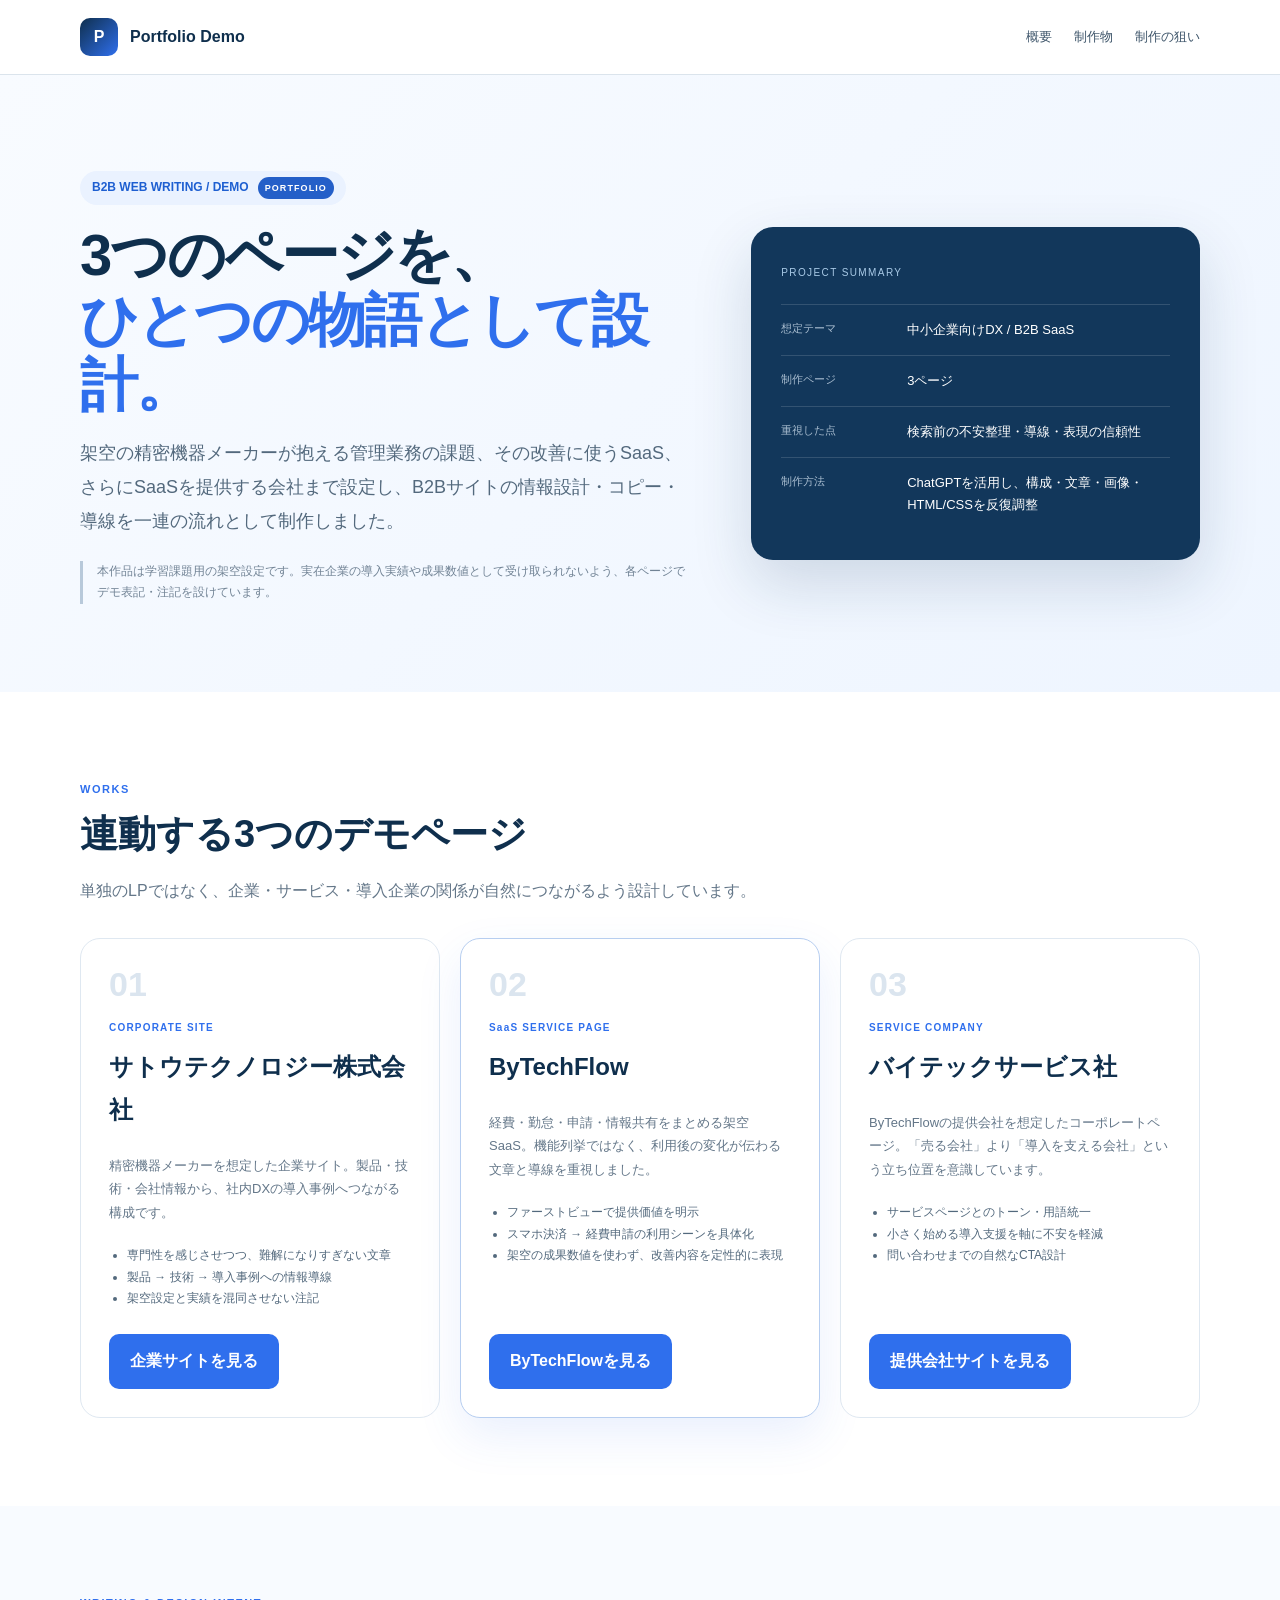
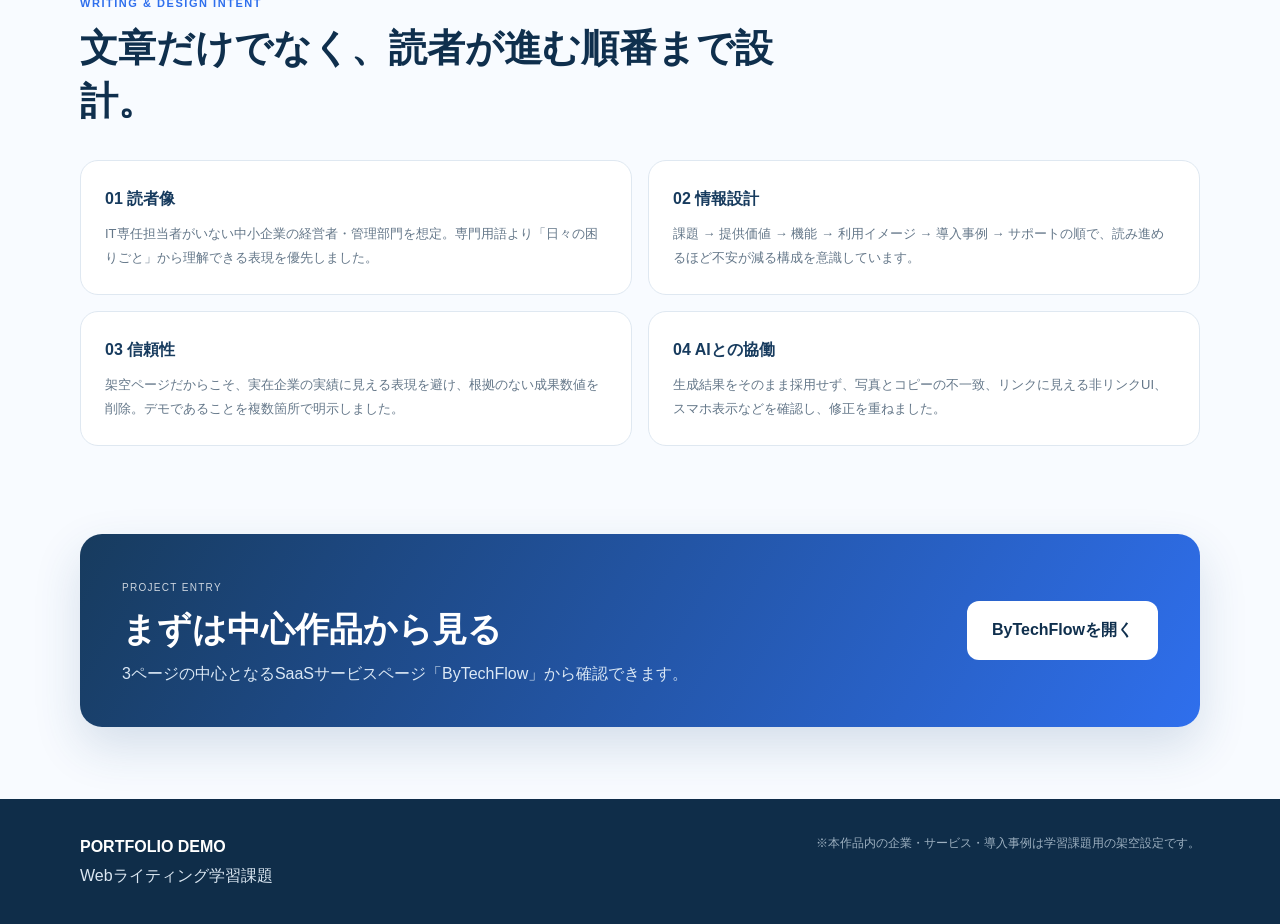
<file: portfolio.html>
<!doctype html>
<html lang="ja">
<head>
<meta charset="utf-8">
<meta name="viewport" content="width=device-width, initial-scale=1">
<meta name="robots" content="noindex,nofollow">
<meta name="description" content="Webライティング学習課題として制作した、架空企業・架空SaaSの3ページ連動デモ作品です。">
<title>Webライティング制作課題｜B2Bサイト3ページ連動デモ</title>
<link rel="stylesheet" href="styles.css">
</head>
<body class="portfolio-page">
<header class="site-header portfolio-header">
  <div class="container header-inner">
    <a class="brand" href="portfolio.html" aria-label="制作課題ポートフォリオ トップ">
      <span class="brand-mark">P</span><span>Portfolio Demo</span>
    </a>
    <nav class="nav portfolio-nav" aria-label="作品ページナビゲーション">
      <a href="#overview">概要</a>
      <a href="#works">制作物</a>
      <a href="#process">制作の狙い</a>
    </nav>
  </div>
</header>

<main>
<section class="portfolio-hero" id="overview">
  <div class="container portfolio-hero-grid">
    <div>
      <span class="eyebrow"><span>B2B WEB WRITING / DEMO</span><small>PORTFOLIO</small></span>
      <h1>3つのページを、<br><span>ひとつの物語として設計。</span></h1>
      <p class="portfolio-lead">架空の精密機器メーカーが抱える管理業務の課題、その改善に使うSaaS、さらにSaaSを提供する会社まで設定し、B2Bサイトの情報設計・コピー・導線を一連の流れとして制作しました。</p>
      <p class="portfolio-note">本作品は学習課題用の架空設定です。実在企業の導入実績や成果数値として受け取られないよう、各ページでデモ表記・注記を設けています。</p>
    </div>
    <div class="portfolio-summary-card">
      <span>PROJECT SUMMARY</span>
      <dl>
        <div><dt>想定テーマ</dt><dd>中小企業向けDX / B2B SaaS</dd></div>
        <div><dt>制作ページ</dt><dd>3ページ</dd></div>
        <div><dt>重視した点</dt><dd>検索前の不安整理・導線・表現の信頼性</dd></div>
        <div><dt>制作方法</dt><dd>ChatGPTを活用し、構成・文章・画像・HTML/CSSを反復調整</dd></div>
      </dl>
    </div>
  </div>
</section>

<section class="portfolio-section" id="works">
  <div class="container">
    <div class="portfolio-section-head">
      <div class="kicker">Works</div>
      <h2>連動する3つのデモページ</h2>
      <p>単独のLPではなく、企業・サービス・導入企業の関係が自然につながるよう設計しています。</p>
    </div>

    <div class="portfolio-work-grid">
      <article class="portfolio-work-card">
        <div class="work-no">01</div>
        <div class="work-tag">CORPORATE SITE</div>
        <h3>サトウテクノロジー株式会社</h3>
        <p>精密機器メーカーを想定した企業サイト。製品・技術・会社情報から、社内DXの導入事例へつながる構成です。</p>
        <ul>
          <li>専門性を感じさせつつ、難解になりすぎない文章</li>
          <li>製品 → 技術 → 導入事例への情報導線</li>
          <li>架空設定と実績を混同させない注記</li>
        </ul>
        <a class="btn btn-primary" href="index.html">企業サイトを見る</a>
      </article>

      <article class="portfolio-work-card featured">
        <div class="work-no">02</div>
        <div class="work-tag">SaaS SERVICE PAGE</div>
        <h3>ByTechFlow</h3>
        <p>経費・勤怠・申請・情報共有をまとめる架空SaaS。機能列挙ではなく、利用後の変化が伝わる文章と導線を重視しました。</p>
        <ul>
          <li>ファーストビューで提供価値を明示</li>
          <li>スマホ決済 → 経費申請の利用シーンを具体化</li>
          <li>架空の成果数値を使わず、改善内容を定性的に表現</li>
        </ul>
        <a class="btn btn-primary" href="bytechflow.html">ByTechFlowを見る</a>
      </article>

      <article class="portfolio-work-card">
        <div class="work-no">03</div>
        <div class="work-tag">SERVICE COMPANY</div>
        <h3>バイテックサービス社</h3>
        <p>ByTechFlowの提供会社を想定したコーポレートページ。「売る会社」より「導入を支える会社」という立ち位置を意識しています。</p>
        <ul>
          <li>サービスページとのトーン・用語統一</li>
          <li>小さく始める導入支援を軸に不安を軽減</li>
          <li>問い合わせまでの自然なCTA設計</li>
        </ul>
        <a class="btn btn-primary" href="bytech-service.html">提供会社サイトを見る</a>
      </article>
    </div>
  </div>
</section>

<section class="portfolio-section portfolio-soft" id="process">
  <div class="container">
    <div class="portfolio-section-head">
      <div class="kicker">Writing &amp; Design Intent</div>
      <h2>文章だけでなく、読者が進む順番まで設計。</h2>
    </div>
    <div class="portfolio-process-grid">
      <div><b>01 読者像</b><p>IT専任担当者がいない中小企業の経営者・管理部門を想定。専門用語より「日々の困りごと」から理解できる表現を優先しました。</p></div>
      <div><b>02 情報設計</b><p>課題 → 提供価値 → 機能 → 利用イメージ → 導入事例 → サポートの順で、読み進めるほど不安が減る構成を意識しています。</p></div>
      <div><b>03 信頼性</b><p>架空ページだからこそ、実在企業の実績に見える表現を避け、根拠のない成果数値を削除。デモであることを複数箇所で明示しました。</p></div>
      <div><b>04 AIとの協働</b><p>生成結果をそのまま採用せず、写真とコピーの不一致、リンクに見える非リンクUI、スマホ表示などを確認し、修正を重ねました。</p></div>
    </div>
  </div>
</section>

<section class="portfolio-cta">
  <div class="container portfolio-cta-box">
    <div><span>PROJECT ENTRY</span><h2>まずは中心作品から見る</h2><p>3ページの中心となるSaaSサービスページ「ByTechFlow」から確認できます。</p></div>
    <a class="btn btn-white btn-lg" href="bytechflow.html">ByTechFlowを開く</a>
  </div>
</section>
</main>

<footer class="site-footer portfolio-footer">
  <div class="container footer-inner">
    <div><div class="footer-title">PORTFOLIO DEMO</div><div>Webライティング学習課題</div></div>
    <div class="footer-note">※本作品内の企業・サービス・導入事例は学習課題用の架空設定です。</div>
  </div>
</footer>
</body>
</html>
</file>
<file: styles.css>
:root{
  --navy:#0f2f4d;--blue:#2f6fed;--blue2:#eaf2ff;--ink:#17212b;--muted:#647588;
  --line:#dbe4ec;--soft:#f6f9fc;--white:#fff;--shadow:0 18px 50px rgba(20,57,91,.12)
}
*{box-sizing:border-box}
html{scroll-behavior:smooth}
body{margin:0;font-family:-apple-system,BlinkMacSystemFont,"Segoe UI","Hiragino Kaku Gothic ProN","Yu Gothic",Meiryo,sans-serif;color:var(--ink);background:#fff;line-height:1.8}
a{color:inherit;text-decoration:none}
img,svg{display:block;max-width:100%}
.container{width:min(1120px,calc(100% - 40px));margin:auto}
.site-header{position:sticky;top:0;z-index:30;background:rgba(255,255,255,.95);backdrop-filter:blur(10px);border-bottom:1px solid var(--line)}
.header-inner{min-height:74px;display:flex;align-items:center;justify-content:space-between;gap:24px}
.brand{display:flex;align-items:center;gap:12px;font-weight:800;color:var(--navy)}
.brand-mark{width:38px;height:38px;border-radius:10px;background:linear-gradient(135deg,var(--navy),var(--blue));display:grid;place-items:center;color:#fff;font-weight:900}
.nav{display:flex;align-items:center;gap:22px;font-size:13px;color:#3f566b}
.nav a:hover{color:var(--blue)}
.nav-contact{padding:8px 12px;border:1px solid #cbd9e5;border-radius:8px}
.btn{display:inline-flex;align-items:center;justify-content:center;padding:12px 20px;border-radius:10px;font-weight:800;border:1px solid transparent;transition:.2s}
.btn:hover{transform:translateY(-1px)}
.btn-primary{background:var(--blue);color:#fff}
.btn-secondary{background:#fff;border-color:var(--line);color:var(--navy)}
.btn-white{background:#fff;color:var(--navy)}
.btn-outline-white{border-color:rgba(255,255,255,.55);color:#fff;background:transparent}
.btn-lg{padding:14px 24px;border-radius:12px}
.cta-row{display:flex;gap:12px;flex-wrap:wrap;margin-top:28px}
h1,h2,h3{color:var(--navy)}
h1{letter-spacing:-.03em}
h2{font-size:34px;line-height:1.4;margin:6px 0 12px}
h3{margin:0 0 10px}
.kicker,.st-label{font-size:11px;letter-spacing:.14em;text-transform:uppercase;color:var(--blue);font-weight:900}
.muted{color:var(--muted)}
.profile{width:100%;border-collapse:collapse;background:#fff;border:1px solid var(--line)}
.profile th,.profile td{padding:16px 18px;border-bottom:1px solid var(--line);text-align:left;vertical-align:top}
.profile th{width:28%;background:#f5f8fb;color:#3d566c}
.notice{font-size:13px;color:#5f6d7a;background:#fff8e6;border:1px solid #ecd99b;padding:14px 16px;border-radius:10px}
.site-footer{background:#0b1f33;color:#c6d2dd;padding:34px 0}
.footer-inner{display:flex;justify-content:space-between;gap:28px;align-items:flex-start}
.footer-title{color:#fff;font-weight:900}
.footer-note{max-width:650px;font-size:12px;line-height:1.7;color:#9db0c0}
.footer-links{display:flex;gap:14px;flex-wrap:wrap;font-size:12px}

/* Sato Technology */
.st-brand-inline{display:flex;align-items:center;gap:12px}
.st-logo-mark{width:54px;height:54px;flex:none}
.st-logo-text{display:flex;flex-direction:column;line-height:1.15}
.st-logo-text strong{font-size:18px;color:#0b2f66}
.st-logo-text small{font-size:11px;color:#657789;margin-top:4px}
.st-hero{padding:78px 0 64px;background:linear-gradient(135deg,#f7fbff,#eef5fb);border-bottom:1px solid var(--line)}
.st-hero-grid{display:grid;grid-template-columns:1fr 1fr;gap:54px;align-items:center}
.st-kicker{font-size:11px;color:#2f78ad;letter-spacing:.16em;font-weight:900}
.st-hero h1{font-size:clamp(42px,5vw,66px);line-height:1.12;margin:15px 0 20px}
.st-hero h1 span{color:#2f78ad}
.st-hero-copy>p{color:#5f7181;font-size:16px}
.st-hero-meta{display:flex;gap:10px;flex-wrap:wrap;margin-top:24px}
.st-hero-meta span{font-size:11px;padding:5px 9px;background:#fff;border:1px solid #d7e2ea;border-radius:999px;color:#557084}
.precision-visual{position:relative;background:#dfe9f2;border:1px solid #d6e1e9;overflow:hidden}
.precision-photo>img{width:100%;aspect-ratio:16/10;object-fit:cover}
.precision-caption{position:absolute;left:18px;right:18px;bottom:16px;background:rgba(255,255,255,.92);backdrop-filter:blur(8px);padding:12px 14px;border-radius:10px}
.precision-caption b{display:block;color:#163d5e;font-size:12px}
.precision-caption span{font-size:11px;color:#687d8d}
.st-quick-nav{padding:0;background:#123a5c}
.st-quick-grid{display:grid;grid-template-columns:repeat(4,1fr)}
.st-quick-grid a{display:grid;grid-template-columns:34px 1fr;grid-template-rows:auto auto;padding:21px 24px;color:#fff;border-left:1px solid rgba(255,255,255,.12)}
.st-quick-grid a:last-child{border-right:1px solid rgba(255,255,255,.12)}
.st-quick-grid span{grid-row:1/3;color:#7eaccd;font-size:11px}
.st-quick-grid b{font-size:14px}
.st-quick-grid small{font-size:9px;color:#a1b8c9;letter-spacing:.1em}
.st-section{padding:82px 0}
.st-soft{background:var(--soft)}
.st-section-head{display:flex;justify-content:space-between;gap:50px;align-items:flex-end;margin-bottom:38px}
.st-section-head>div span{font-size:11px;color:#2f78ad;letter-spacing:.14em;font-weight:900}
.st-section-head h2{margin:5px 0 0}
.st-section-head>p{max-width:500px;margin:0;color:#6b7e8d;font-size:13px}
.st-section-head.light h2,.st-section-head.light p{color:#fff}
.st-section-head.light span{color:#8fc0e7}
.st-product-grid{display:grid;grid-template-columns:repeat(3,1fr);gap:22px}
.st-product-card{background:#fff;border:1px solid var(--line);overflow:hidden}
.product-art{height:220px;background:#eaf0f5}
.product-photo img{width:100%;height:100%;object-fit:cover;transition:.3s}
.st-product-card:hover .product-photo img{transform:scale(1.03)}
.product-body{padding:23px}
.product-body>span{font-size:10px;color:#7191a7;letter-spacing:.14em;font-weight:900}
.product-body h3{font-size:20px;margin:7px 0 8px}
.product-body p{font-size:13px;color:#687b89;min-height:72px}
.product-body a{font-size:12px;color:#2f78ad;font-weight:900}
.st-tech-grid{display:grid;grid-template-columns:1fr 1fr;gap:58px;align-items:center}
.st-tech-photo{position:relative;overflow:hidden}
.st-tech-photo img{width:100%;min-height:390px;object-fit:cover}
.photo-note{position:absolute;left:18px;right:18px;bottom:18px;background:rgba(11,43,69,.88);color:#fff;padding:12px 15px;font-size:12px}
.st-tech-grid h2{font-size:36px}
.st-tech-grid p{color:#667989}
.st-tech-points{margin-top:26px;display:grid;gap:14px}
.st-tech-points>div{display:flex;gap:14px;align-items:center;border-top:1px solid var(--line);padding-top:14px}
.st-tech-points b{width:36px;height:36px;display:grid;place-items:center;background:#173f62;color:#fff;font-size:11px}
.st-tech-points span{display:flex;flex-direction:column}
.st-tech-points small{color:#81909e}
.st-case-section{padding:82px 0;background:#102f4b;color:#dce9f3}
.st-case-grid{display:grid;grid-template-columns:1.05fr .95fr;gap:28px}
.st-case-copy{background:#173f62;padding:32px;border:1px solid rgba(255,255,255,.08)}
.case-pill{font-size:10px;background:#25567c;color:#b9d9ef;padding:6px 10px;display:inline-block}
.st-case-copy h3{font-size:30px;color:#fff;margin:16px 0 12px}
.st-case-copy p{color:#c3d4e2}
.st-case-stats{display:grid;grid-template-columns:repeat(3,1fr);gap:10px;margin:24px 0}
.st-case-stats div{border-top:1px solid rgba(255,255,255,.18);padding-top:12px}
.st-case-stats b{display:block;color:#fff;font-size:22px}
.st-case-stats span{font-size:10px;color:#9ab3c7}
.case-btn{background:#fff;color:#143a5b}
.st-case-visual{position:relative;overflow:hidden;background:#0d2940}
.st-case-visual>img{width:100%;height:100%;min-height:370px;object-fit:cover}
.st-case-overlay{position:absolute;left:18px;right:18px;bottom:18px;display:grid;grid-template-columns:1fr auto 1fr;gap:10px;align-items:center;background:rgba(255,255,255,.94);padding:14px;color:#17364f}
.st-case-overlay small{display:block;font-size:9px;color:#7390a5;font-weight:900}
.st-case-overlay b{font-size:13px}
.st-case-overlay span{color:#2f78ad;font-size:22px;font-weight:900}
.st-case-process{min-height:370px;padding:28px;background:linear-gradient(145deg,#f6f9fc,#e7eff6);color:#17364f;display:flex;flex-direction:column;justify-content:center;border:1px solid rgba(255,255,255,.18)}
.case-process-head span{display:block;font-size:10px;letter-spacing:.12em;font-weight:900;color:#2f78ad;text-transform:uppercase}
.case-process-head strong{display:block;margin-top:7px;font-size:23px;line-height:1.45;color:#143a5b}
.case-process-row{display:grid;grid-template-columns:1fr auto 1fr;gap:12px;align-items:stretch;margin-top:24px}
.case-process-card{background:#fff;border:1px solid #cfdce7;padding:18px;min-height:150px}
.case-process-card small{display:block;font-size:9px;letter-spacing:.08em;color:#7890a4;font-weight:900}
.case-process-card b{display:block;margin-top:8px;font-size:16px;color:#17364f}
.case-process-card p{margin:9px 0 0;font-size:12px;line-height:1.7;color:#687b89}
.case-process-card.after{border-top:4px solid #2f78ad}
.case-process-card.before{border-top:4px solid #9aaab7}
.case-process-arrow{align-self:center;color:#2f78ad;font-size:24px;font-weight:900}
.case-mobile-note{margin-top:14px;background:#173f62;color:#fff;padding:15px 18px;display:grid;grid-template-columns:auto 1fr;gap:3px 14px;align-items:center}
.case-mobile-note span{font-size:9px;font-weight:900;color:#9ec7e5;letter-spacing:.06em}
.case-mobile-note strong{font-size:14px}
.case-mobile-note small{grid-column:2;font-size:10px;color:#c7d9e7}
.st-support-grid{display:grid;grid-template-columns:repeat(3,1fr);gap:18px}
.st-support-grid>div{border-top:3px solid #2f78ad;background:#fff;border-left:1px solid var(--line);border-right:1px solid var(--line);border-bottom:1px solid var(--line);padding:24px}
.st-support-grid p{font-size:13px;color:#687b89}
.st-news-list{border-top:1px solid var(--line)}
.st-news-list>div{display:grid;grid-template-columns:110px 70px 1fr;gap:18px;align-items:center;border-bottom:1px solid var(--line);padding:17px 4px}
.st-news-list time{font-size:12px;color:#6d7e8c}
.st-news-list span{font-size:9px;color:#2f78ad;font-weight:900;border:1px solid #b8ccdc;text-align:center;padding:4px}
.st-news-list p{margin:0;font-size:13px}
.st-company-grid{display:grid;grid-template-columns:.72fr 1.28fr;gap:66px}
.st-company-photo{width:100%;margin-top:22px;aspect-ratio:16/9;object-fit:cover;border:1px solid var(--line)}
.st-company-identity{margin-top:22px;padding:28px;background:linear-gradient(145deg,#123a5c,#1d527a);color:#fff;min-height:220px;display:flex;flex-direction:column;justify-content:space-between}
.st-company-identity>small{font-size:9px;letter-spacing:.16em;color:#9fc4df;font-weight:800}
.st-company-identity>strong{font-size:28px;line-height:1.45;letter-spacing:.02em}
.st-company-identity>div{display:grid;grid-template-columns:repeat(3,1fr);gap:10px;border-top:1px solid rgba(255,255,255,.18);padding-top:16px}
.st-company-identity span{display:flex;flex-direction:column;gap:3px}
.st-company-identity b{font-size:13px}
.st-company-identity em{font-style:normal;font-size:9px;color:#bcd2e2}
.st-contact-section{padding:0 0 70px}
.st-contact-box{background:linear-gradient(120deg,#153b5d,#2f78ad);padding:36px 42px;color:#fff;display:flex;justify-content:space-between;gap:30px;align-items:center}
.st-contact-box h2{color:#fff;margin:5px 0 7px}
.st-contact-box p{margin:0;color:#d4e2ec}

/* ByTechFlow + provider */
.btf-page{background:#fff}
.btf-header .header-inner{min-height:76px}
.btf-header .header-cta{padding:10px 16px;font-size:13px}
.btf-hero{position:relative;overflow:hidden;padding:84px 0 76px;background:radial-gradient(circle at 82% 18%,#e8f2ff 0,rgba(232,242,255,.3) 30%,transparent 52%),linear-gradient(180deg,#fbfdff,#f5f9ff);border-bottom:1px solid #e3ebf4}
.btf-hero-grid{display:grid;grid-template-columns:.92fr 1.08fr;gap:54px;align-items:center}
.eyebrow{display:inline-flex;padding:6px 12px;border-radius:999px;background:var(--blue2);color:#1e5fd1;font-size:12px;font-weight:900}
.btf-hero-copy h1{font-size:clamp(42px,5.4vw,68px);line-height:1.12;margin:18px 0 20px}
.btf-hero-copy h1 span{color:var(--blue)}
.btf-hero-copy .lead{font-size:19px;color:#30465b}
.hero-sub{font-size:14px;color:#66798b}
.hero-sub a{color:#245fc8;font-weight:800}
.hero-trust{display:flex;gap:16px;flex-wrap:wrap;margin-top:22px;color:#526679;font-size:13px}
.product-window{border:1px solid #d9e4ef;background:#fff;border-radius:22px;box-shadow:var(--shadow);overflow:hidden}
.window-bar{height:42px;display:flex;align-items:center;gap:7px;padding:0 14px;border-bottom:1px solid #edf1f5;background:#fbfcfe;color:#8a99a8;font-size:11px}
.window-bar i{width:8px;height:8px;border-radius:50%;background:#dce4ec}
.window-bar span{margin-left:8px}
.app-shell{display:grid;grid-template-columns:92px 1fr;min-height:390px}
.app-sidebar{background:#123156;padding:18px 12px;color:#c9d7e6}
.mini-logo{width:32px;height:32px;border-radius:9px;display:grid;place-items:center;background:#4f82f8;color:#fff;font-weight:900;margin:0 auto 20px}
.side-item{font-size:11px;padding:9px 8px;border-radius:8px;margin:4px 0}
.side-item.active{background:rgba(255,255,255,.12);color:#fff}
.app-main{background:#f5f8fc;padding:22px}
.app-top{display:flex;justify-content:space-between;align-items:center;margin-bottom:18px;color:#2d4357}
.app-top span{font-size:11px;color:#91a0ae}
.dash-grid{display:grid;grid-template-columns:1fr 1fr;gap:12px}
.dash-card{background:#fff;border:1px solid #e4ebf2;border-radius:12px;padding:14px;min-height:104px}
.dash-card.dash-wide{grid-column:1/-1}
.dash-label{font-size:10px;color:#7a8c9d;margin-bottom:8px}
.big-num{font-size:27px;color:#2f6fed;line-height:1}
.dash-card small{margin-left:4px;color:#8292a2}
.schedule-row,.progress-row{display:flex;align-items:center;gap:10px;font-size:11px;padding:6px 0;border-top:1px solid #f0f3f7}
.progress-row{justify-content:space-between}
.progress-row em{font-style:normal;color:#b96b00;background:#fff2d7;border-radius:999px;padding:2px 7px}
.progress-row em.done{color:#207a55;background:#e9f8f1}
.value-strip{padding:0;border-bottom:1px solid #e8eef5}
.value-strip-inner{display:grid;grid-template-columns:repeat(4,1fr)}
.value-strip-inner div{padding:24px 18px;border-right:1px solid #edf1f5;text-align:center}
.value-strip b{display:block;color:#163756}
.value-strip span{font-size:12px;color:#7a8b9b}
.btf-section{padding:88px 0}
.btf-soft{background:#f7faff}
.section-head{max-width:800px;margin-bottom:38px}
.section-head.center{text-align:center;margin:0 auto 46px}
.reason-grid{display:grid;grid-template-columns:repeat(3,1fr);gap:22px}
.reason-card{position:relative;border:1px solid #e2e9f0;border-radius:20px;padding:28px;background:#fff}
.reason-no{position:absolute;right:20px;top:16px;font-size:12px;color:#a6b5c4}
.reason-icon{width:48px;height:48px;border-radius:14px;background:#eaf2ff;display:grid;place-items:center;color:#2f6fed;font-weight:900;font-size:20px;margin-bottom:18px}
.reason-card p{font-size:14px;color:#617385}
.feature-grid-6{display:grid;grid-template-columns:repeat(3,1fr);gap:18px}
.feature-tile{border:1px solid #dfe8f1;border-radius:18px;background:#fff;padding:24px}
.feature-icon{width:42px;height:42px;border-radius:12px;background:#edf4ff;display:grid;place-items:center;color:#2f6fed;font-weight:900;margin-bottom:15px}
.feature-tile p{font-size:13px;color:#66798a}
.feature-tile span{font-size:12px;color:#2f6fed;font-weight:800}
.workflow-grid{display:grid;grid-template-columns:.95fr 1.05fr;gap:68px;align-items:center}
.workflow-copy h2{font-size:38px}
.step-list{margin-top:28px;display:grid;gap:15px}
.step-list>div{display:flex;gap:14px;align-items:center;padding:15px 0;border-top:1px solid #e2e9f0}
.step-list b{width:34px;height:34px;border-radius:50%;display:grid;place-items:center;background:#2f6fed;color:#fff}
.step-list span{display:flex;flex-direction:column}
.step-list small{color:#7a8b9b}
.phone-stage{position:relative;min-height:450px;display:grid;place-items:center}
.phone{width:270px;background:#13253a;border-radius:34px;padding:12px;box-shadow:0 28px 60px rgba(20,45,70,.2)}
.phone-screen{background:#f6f9fc;border-radius:24px;padding:22px 16px;min-height:410px}
.phone-notch{width:80px;height:16px;background:#13253a;border-radius:0 0 12px 12px;margin:0 auto -4px;position:relative;z-index:2}
.phone-head{font-weight:900;color:#173653;margin-bottom:18px}
.phone-card{background:#fff;border:1px solid #e0e7ef;border-radius:12px;padding:13px;margin-bottom:11px;display:grid;gap:4px}
.phone-card small,.phone-card span{font-size:10px;color:#7a8b9b}
.phone-card em{font-style:normal;font-size:10px;color:#b86e00}
.phone-card em.approved{color:#21825c}
.phone-button{width:100%;background:#2f6fed;color:#fff;padding:12px;border-radius:10px;font-weight:800;text-align:center}
.float-note{position:absolute;background:#fff;border:1px solid #dce6ef;border-radius:10px;padding:10px 13px;box-shadow:0 12px 30px rgba(20,57,91,.12);font-size:12px;color:#31506b}
.note-a{right:6%;top:18%}.note-b{left:3%;bottom:18%}
.case-section{background:#f8fbff}
.case-feature{display:grid;grid-template-columns:1fr 1fr;gap:26px}
.case-copy{background:#12375b;color:#d9e8f4;border-radius:18px;padding:30px}
.case-copy h3{color:#fff;font-size:28px;margin-top:12px}
.case-tag{font-size:10px;background:#235681;color:#c8e2f4;padding:6px 10px;border-radius:999px}
.case-metrics{display:grid;grid-template-columns:repeat(3,1fr);gap:10px;margin:22px 0}
.case-metrics div{border-top:1px solid rgba(255,255,255,.18);padding-top:10px}
.case-metrics strong{display:block;color:#fff;font-size:22px}
.case-metrics span{font-size:10px}
.text-link{font-size:12px;font-weight:900;color:#bfe1ff}
.before-after{display:grid;grid-template-columns:1fr auto 1fr;gap:10px;align-items:center}
.ba-col{background:#fff;border:1px solid #dfe8f0;border-radius:16px;padding:24px}
.ba-col b{display:block;margin-bottom:12px}
.ba-col ul{padding-left:18px;margin:0;color:#637588;font-size:13px}
.ba-arrow{font-size:28px;color:#2f6fed;font-weight:900}
.support-grid{display:grid;grid-template-columns:1fr .82fr;gap:48px;align-items:center}
.support-list{padding:0;list-style:none;display:grid;gap:12px;margin-top:24px}
.support-list li{display:grid;grid-template-columns:120px 1fr;gap:16px;padding:14px 0;border-top:1px solid #e0e7ee}
.support-list span{color:#6a7c8d;font-size:13px}
.support-panel{background:linear-gradient(140deg,#153c62,#2f6fed);color:#fff;border-radius:20px;padding:34px}
.support-panel span{font-size:10px;letter-spacing:.13em;opacity:.75}
.support-panel strong{display:block;font-size:31px;line-height:1.35;margin:10px 0}
.support-panel p{opacity:.86}
.btf-cta-section{padding:0 0 72px}
.btf-cta-box{background:linear-gradient(120deg,#173b5e,#2f6fed);padding:40px;border-radius:20px;color:#fff;display:flex;justify-content:space-between;gap:34px;align-items:center}
.btf-cta-box h2{color:#fff;margin:6px 0}
.btf-cta-box p{color:#dbe8f5;max-width:690px}
.demo-notice-wrap{padding:0 0 54px}

@media(max-width:920px){
  .nav{display:none}.st-hero-grid,.st-tech-grid,.st-case-grid,.st-company-grid,.btf-hero-grid,.workflow-grid,.case-feature,.support-grid{grid-template-columns:1fr}
  .case-process-row{grid-template-columns:1fr}.case-process-arrow{transform:rotate(90deg);justify-self:center}.case-mobile-note{grid-template-columns:1fr}.case-mobile-note small{grid-column:1}
  .st-product-grid,.st-support-grid,.reason-grid,.feature-grid-6{grid-template-columns:1fr}
  .st-quick-grid,.value-strip-inner{grid-template-columns:repeat(2,1fr)}
  .st-section-head{display:block}.st-section-head>p{margin-top:14px}
  .st-case-overlay{grid-template-columns:1fr}.st-case-overlay span{transform:rotate(90deg);text-align:center}
  .btf-header .header-cta{display:none}
  .product-window{transform:none}
  .footer-inner{flex-direction:column}
}
@media(max-width:600px){
  .container{width:min(100% - 28px,1120px)}
  .st-logo-mark{width:42px;height:42px}.st-logo-text strong{font-size:14px}.st-logo-text small{font-size:9px}
  .st-hero{padding-top:52px}.st-hero h1{font-size:46px}
  .st-quick-grid,.value-strip-inner{grid-template-columns:1fr}
  .st-company-identity>div{grid-template-columns:1fr}
  .st-case-stats,.case-metrics{grid-template-columns:1fr}
  .st-news-list>div{grid-template-columns:84px 52px 1fr;gap:8px}
  .st-contact-box,.btf-cta-box{padding:28px 22px;flex-direction:column;align-items:flex-start}
  .precision-caption{position:static;border-radius:0}
  .btf-hero{padding-top:52px}.btf-hero-copy h1{font-size:48px}
  .app-shell{grid-template-columns:72px 1fr}.app-main{padding:14px}.dash-grid{grid-template-columns:1fr}
  .before-after{grid-template-columns:1fr}.ba-arrow{transform:rotate(90deg);text-align:center}
  .phone-stage{min-height:430px}.float-note{display:none}
}

/* ByTechFlow mobile approval photo */
.btf-mobile-scene{
  padding:0 0 88px;
  background:#fff;
}
.mobile-scene-grid{
  display:grid;
  grid-template-columns:.9fr 1.1fr;
  gap:42px;
  align-items:center;
  padding:34px;
  border:1px solid #dfe8f1;
  border-radius:24px;
  background:linear-gradient(135deg,#f8fbff,#eef5ff);
  box-shadow:0 18px 50px rgba(20,57,91,.08);
}
.mobile-scene-copy h2{
  font-size:36px;
  margin:8px 0 14px;
}
.mobile-scene-copy p{
  color:#617385;
  margin:0;
}
.mobile-scene-points{
  display:flex;
  gap:10px;
  flex-wrap:wrap;
  margin-top:22px;
}
.mobile-scene-points span{
  font-size:12px;
  font-weight:800;
  color:#315d88;
  background:#fff;
  border:1px solid #d8e5f0;
  border-radius:999px;
  padding:7px 11px;
}
.mobile-scene-photo{
  margin:0;
  overflow:hidden;
  border-radius:18px;
  background:#dfe8f1;
  box-shadow:0 14px 34px rgba(20,45,70,.15);
}
.mobile-scene-photo img{
  width:100%;
  aspect-ratio:800/474;
  object-fit:cover;
  object-position:center;
  display:block;
}
.mobile-scene-photo figcaption{
  padding:10px 14px;
  background:#fff;
  color:#6e8090;
  font-size:11px;
}
@media(max-width:920px){
  .mobile-scene-grid{grid-template-columns:1fr;padding:24px}
}
@media(max-width:600px){
  .btf-mobile-scene{padding-bottom:62px}
  .mobile-scene-grid{padding:18px;gap:24px;border-radius:18px}
  .mobile-scene-copy h2{font-size:30px}
}

/* ByTechFlow visual polish */
.btf-page{overflow-x:hidden}
.btf-hero-grid{gap:64px}
.btf-hero-copy{max-width:520px}
.eyebrow{gap:9px;align-items:center}
.eyebrow small{
  font-size:9px;
  letter-spacing:.12em;
  color:#fff;
  background:#245fc8;
  border-radius:999px;
  padding:3px 7px;
}
.btf-hero-copy .lead{max-width:500px}
.hero-sub{max-width:520px}
.product-window{
  transition:transform .25s ease,box-shadow .25s ease;
}
.product-window:hover{
  transform:translateY(-4px);
  box-shadow:0 24px 64px rgba(20,57,91,.16);
}
.reason-card,.feature-tile{
  transition:transform .2s ease,box-shadow .2s ease,border-color .2s ease;
}
.reason-card:hover,.feature-tile:hover{
  transform:translateY(-3px);
  border-color:#cddceb;
  box-shadow:0 14px 34px rgba(20,57,91,.09);
}
.mobile-scene-grid{
  grid-template-columns:.82fr 1.18fr;
  gap:48px;
}
.mobile-scene-copy{padding-left:4px}
.mobile-scene-photo img{
  aspect-ratio:16/9;
  object-position:center 44%;
}
.btf-cta-box{
  box-shadow:0 20px 48px rgba(28,76,126,.16);
}
.btf-page a:focus-visible,.btf-page .phone-button:focus-visible{
  outline:3px solid rgba(47,111,237,.35);
  outline-offset:3px;
}
@media(max-width:920px){
  .btf-hero-grid{gap:38px}
  .btf-hero-copy{max-width:none}
  .mobile-scene-grid{grid-template-columns:1fr;gap:28px}
  .mobile-scene-copy{padding-left:0}
}
@media(max-width:600px){
  .btf-section{padding:68px 0}
  .btf-hero-copy h1{font-size:44px}
  .btf-hero-copy .lead{font-size:17px}
  .hero-trust{gap:10px 14px}
  .mobile-scene-photo figcaption{font-size:10px}
}

.btf-mobile-nav{display:none;background:#fff;border-bottom:1px solid var(--line)}
.btf-mobile-nav-inner{
  display:flex;
  gap:8px;
  overflow-x:auto;
  padding-top:10px;
  padding-bottom:10px;
  scrollbar-width:none;
}
.btf-mobile-nav-inner::-webkit-scrollbar{display:none}
.btf-mobile-nav a{
  flex:0 0 auto;
  padding:7px 12px;
  border:1px solid #dfe7ef;
  border-radius:999px;
  color:#456077;
  background:#fff;
  font-size:12px;
  font-weight:800;
  white-space:nowrap;
}
@media(max-width:920px){
  .btf-mobile-nav{display:block}
}

/* ByTechFlow portfolio note */
#about,#features,#workflow,#case,#support,#contact{scroll-margin-top:96px}
.portfolio-note-section{
  padding:0 0 56px;
  background:#fff;
}
.portfolio-note-head{
  max-width:760px;
  margin-bottom:20px;
}
.portfolio-note-head h2{
  font-size:30px;
  margin:6px 0 10px;
}
.portfolio-note-head p{
  margin:0;
  color:#647789;
}
.portfolio-note-grid{
  display:grid;
  grid-template-columns:repeat(3,1fr);
  gap:14px;
}
.portfolio-note-grid>div{
  border:1px solid #dfe8f1;
  border-radius:16px;
  padding:20px;
  background:#f8fbff;
}
.portfolio-note-grid b{
  display:block;
  margin-bottom:8px;
  color:#173b5e;
}
.portfolio-note-grid span{
  color:#647789;
  font-size:13px;
  line-height:1.8;
}
@media(max-width:920px){
  .portfolio-note-grid{grid-template-columns:1fr}
}
@media(max-width:600px){
  #about,#features,#workflow,#case,#support,#contact{scroll-margin-top:82px}
  .portfolio-note-section{padding-bottom:42px}
  .portfolio-note-head h2{font-size:26px}
}

/* Portfolio overview */
.portfolio-page{background:#fff;color:#243447}
.portfolio-header{background:rgba(255,255,255,.96)}
.portfolio-hero{padding:96px 0 76px;background:linear-gradient(135deg,#f8fbff,#eef5ff)}
.portfolio-hero-grid{display:grid;grid-template-columns:1.15fr .85fr;gap:64px;align-items:center}
.portfolio-hero h1{font-size:58px;line-height:1.12;letter-spacing:-.035em;margin:18px 0}
.portfolio-hero h1 span{color:#2f6fed}
.portfolio-lead{font-size:18px;line-height:1.9;color:#53697d;max-width:720px}
.portfolio-note{font-size:12px;line-height:1.8;color:#718395;border-left:3px solid #b8c9da;padding-left:14px;margin-top:22px}
.portfolio-summary-card{background:#12375b;color:#fff;border-radius:22px;padding:30px;box-shadow:0 24px 60px rgba(20,57,91,.16)}
.portfolio-summary-card>span{font-size:10px;letter-spacing:.14em;color:#a9cae7}
.portfolio-summary-card dl{margin:18px 0 0}
.portfolio-summary-card dl>div{display:grid;grid-template-columns:110px 1fr;gap:16px;padding:14px 0;border-top:1px solid rgba(255,255,255,.14)}
.portfolio-summary-card dt{font-size:11px;color:#a9bdd0}
.portfolio-summary-card dd{margin:0;font-size:13px;line-height:1.7}
.portfolio-section{padding:88px 0}
.portfolio-soft{background:#f8fbff}
.portfolio-section-head{max-width:760px;margin-bottom:32px}
.portfolio-section-head h2{font-size:38px;margin:8px 0 12px}
.portfolio-section-head p{color:#647789}
.portfolio-work-grid{display:grid;grid-template-columns:repeat(3,1fr);gap:20px}
.portfolio-work-card{position:relative;border:1px solid #dfe8f1;border-radius:20px;padding:28px;background:#fff;display:flex;flex-direction:column;min-height:100%}
.portfolio-work-card.featured{border-color:#b7cef0;box-shadow:0 18px 46px rgba(47,111,237,.10)}
.work-no{font-size:34px;font-weight:900;color:#dbe5ef;line-height:1}
.work-tag{margin-top:18px;font-size:10px;letter-spacing:.12em;color:#2f6fed;font-weight:900}
.portfolio-work-card h3{font-size:24px;margin:8px 0 10px}
.portfolio-work-card p{color:#647789;font-size:13px;line-height:1.8}
.portfolio-work-card ul{padding-left:18px;color:#53697d;font-size:12px;line-height:1.8;margin:8px 0 24px}
.portfolio-work-card .btn{margin-top:auto;align-self:flex-start}
.portfolio-process-grid{display:grid;grid-template-columns:repeat(2,1fr);gap:16px}
.portfolio-process-grid>div{background:#fff;border:1px solid #dfe8f1;border-radius:18px;padding:24px}
.portfolio-process-grid b{display:block;color:#173b5e;margin-bottom:8px}
.portfolio-process-grid p{margin:0;color:#647789;font-size:13px;line-height:1.85}
.portfolio-cta{padding:0 0 72px;background:#f8fbff}
.portfolio-cta-box{background:linear-gradient(120deg,#173b5e,#2f6fed);border-radius:22px;padding:38px 42px;color:#fff;display:flex;justify-content:space-between;align-items:center;gap:30px;box-shadow:0 20px 48px rgba(28,76,126,.16)}
.portfolio-cta-box h2{color:#fff;margin:6px 0}
.portfolio-cta-box p{margin:0;color:#dbe8f5}
.portfolio-cta-box>div>span{font-size:10px;letter-spacing:.13em;opacity:.78}
.portfolio-footer{background:#0f2d49;color:#dbe7f2}
@media(max-width:920px){
  .portfolio-nav{display:none}
  .portfolio-hero-grid,.portfolio-work-grid,.portfolio-process-grid{grid-template-columns:1fr}
  .portfolio-hero{padding-top:70px}
  .portfolio-summary-card{max-width:620px}
}
@media(max-width:600px){
  .portfolio-hero{padding:58px 0}
  .portfolio-hero h1{font-size:42px}
  .portfolio-section{padding:68px 0}
  .portfolio-section-head h2{font-size:30px}
  .portfolio-summary-card dl>div{grid-template-columns:1fr;gap:5px}
  .portfolio-cta-box{padding:28px 22px;flex-direction:column;align-items:flex-start}
}

.portfolio-back-link{
  color:inherit;
  font-size:12px;
  font-weight:800;
  text-decoration:none;
  opacity:.82;
}
.portfolio-back-link:hover{opacity:1;text-decoration:underline}
</file>
